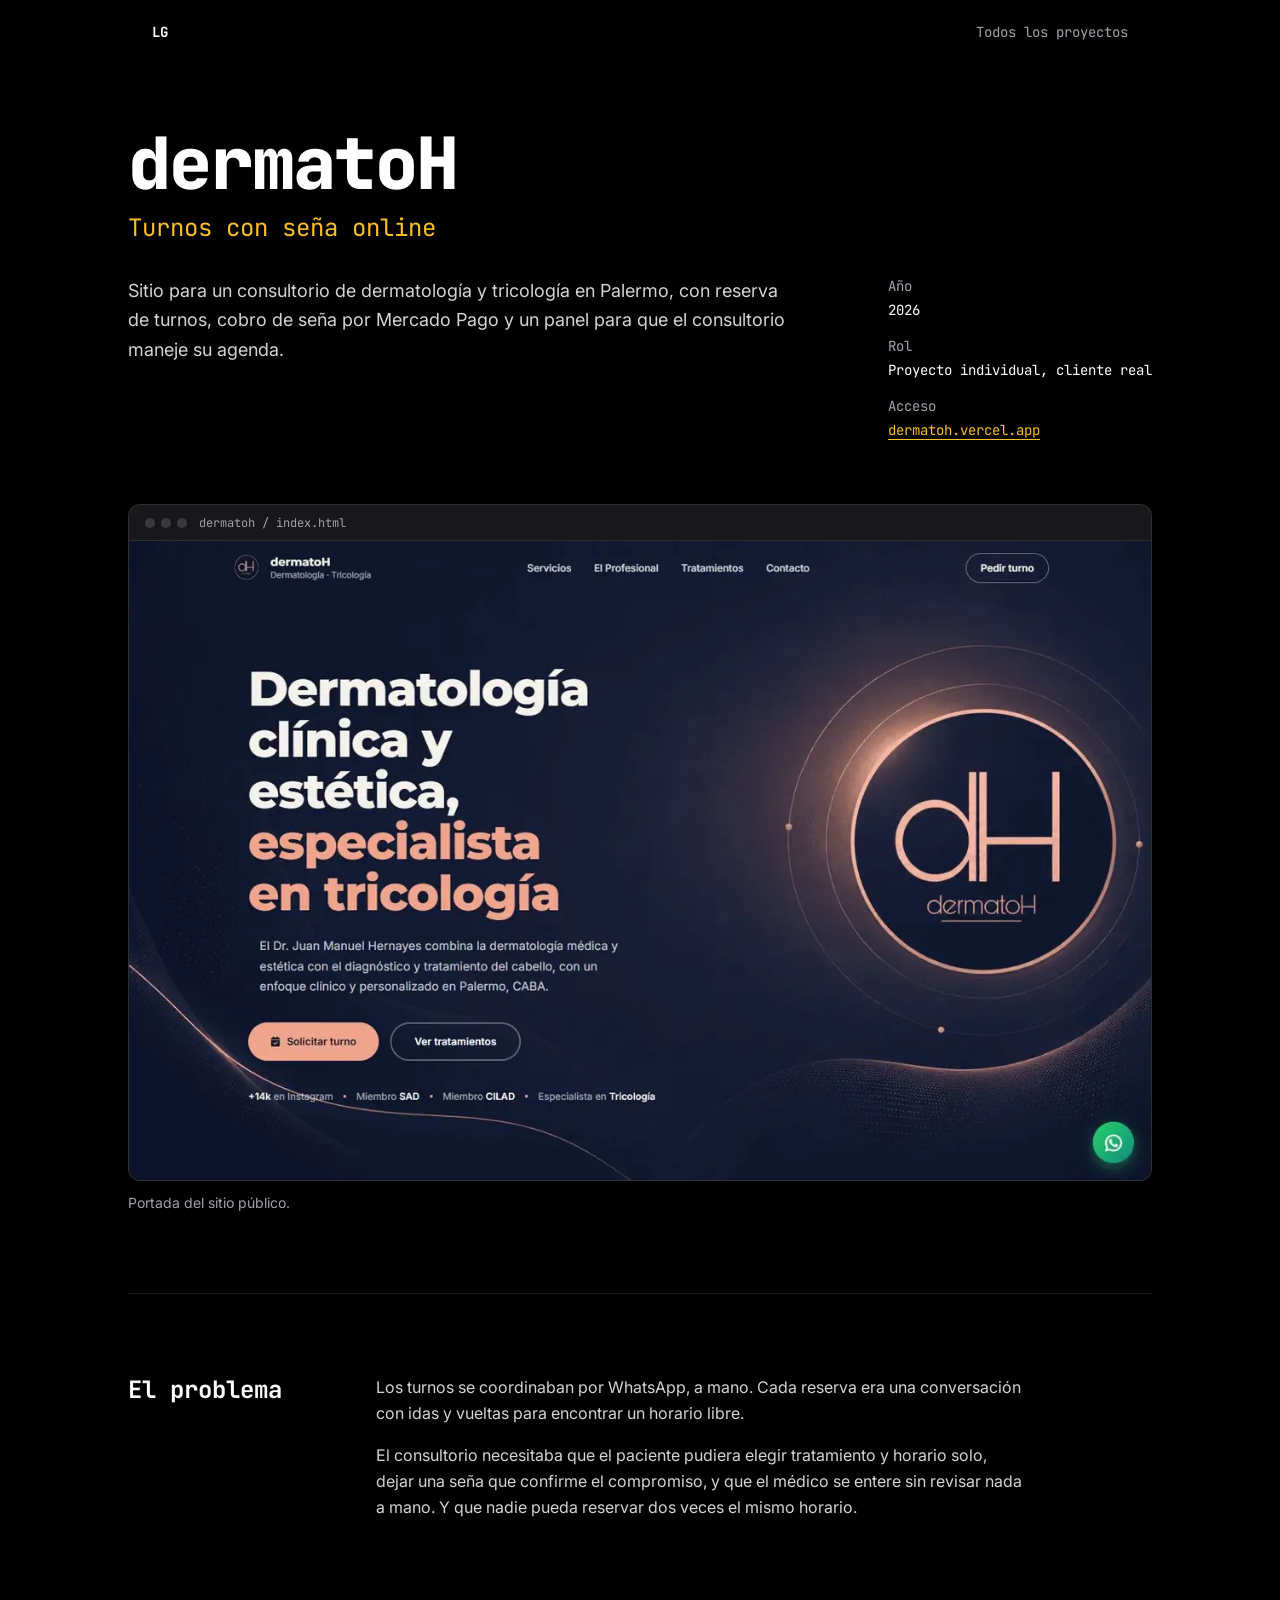
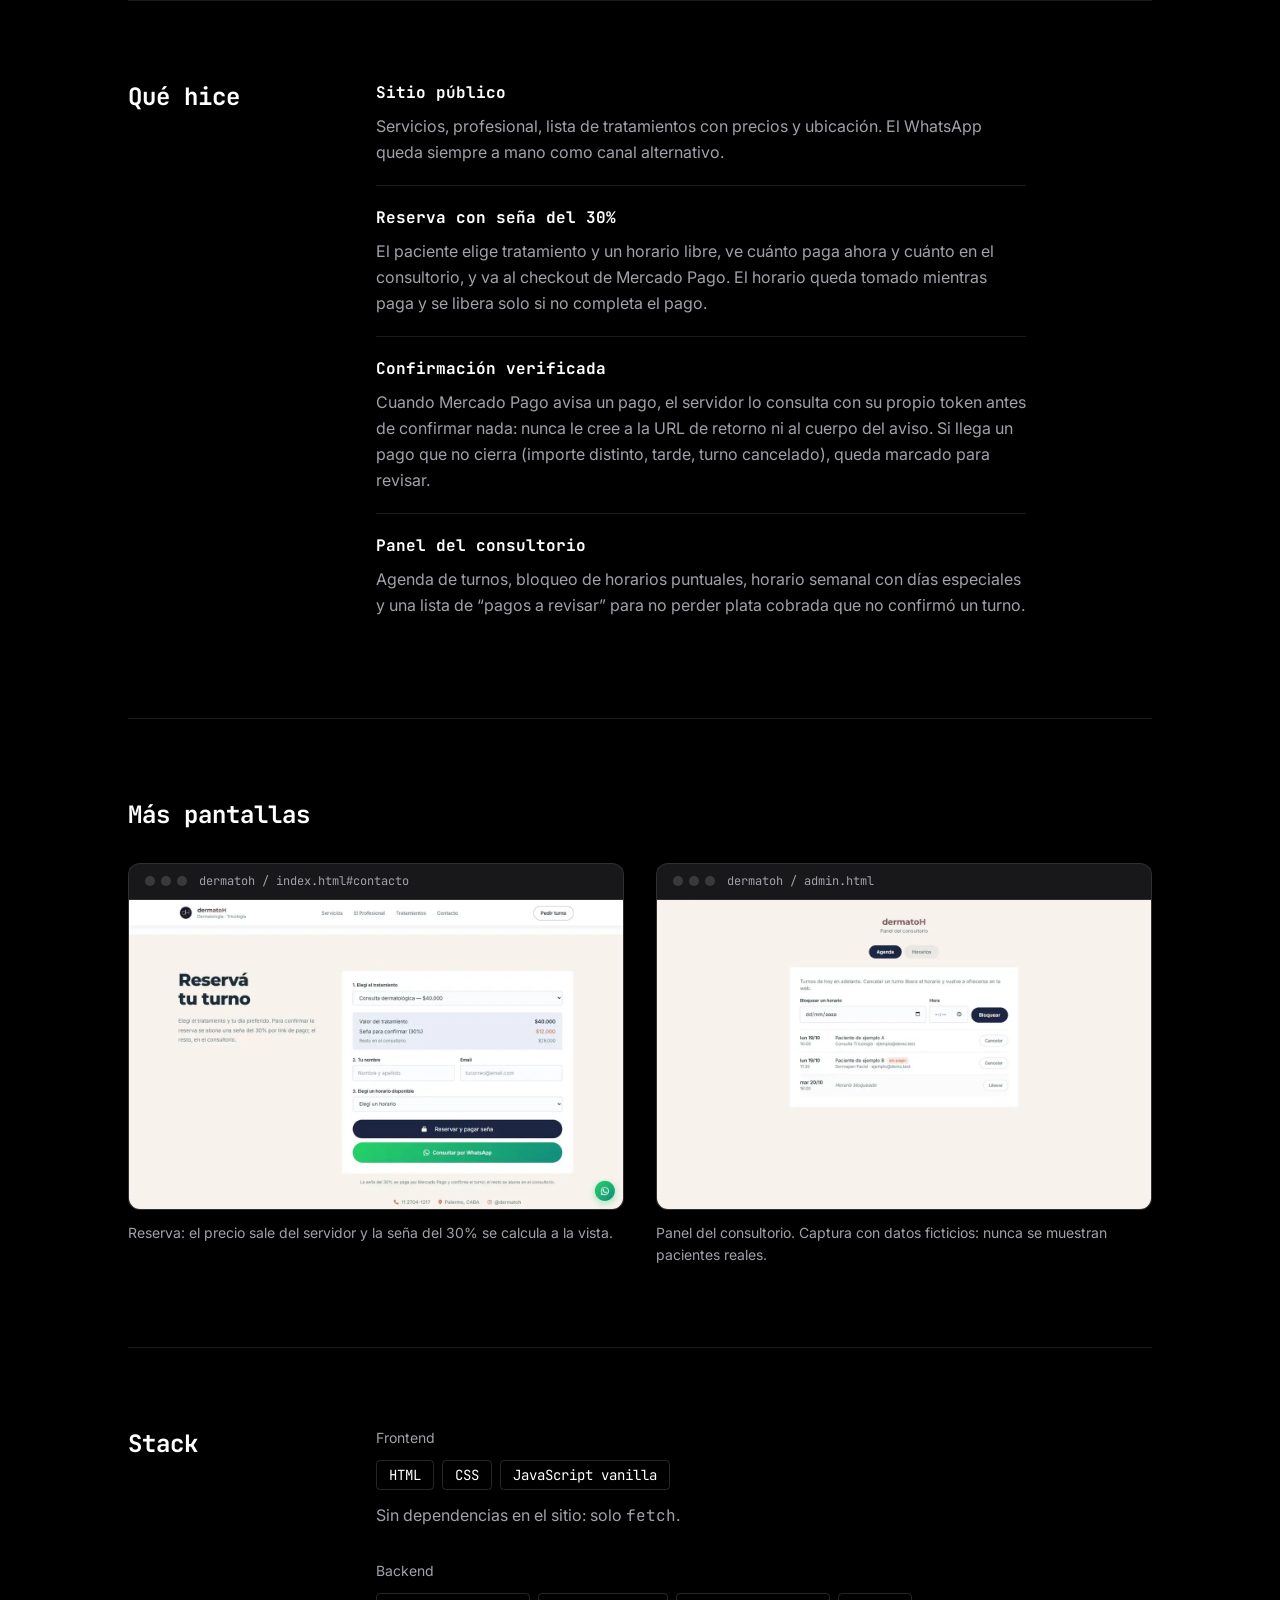
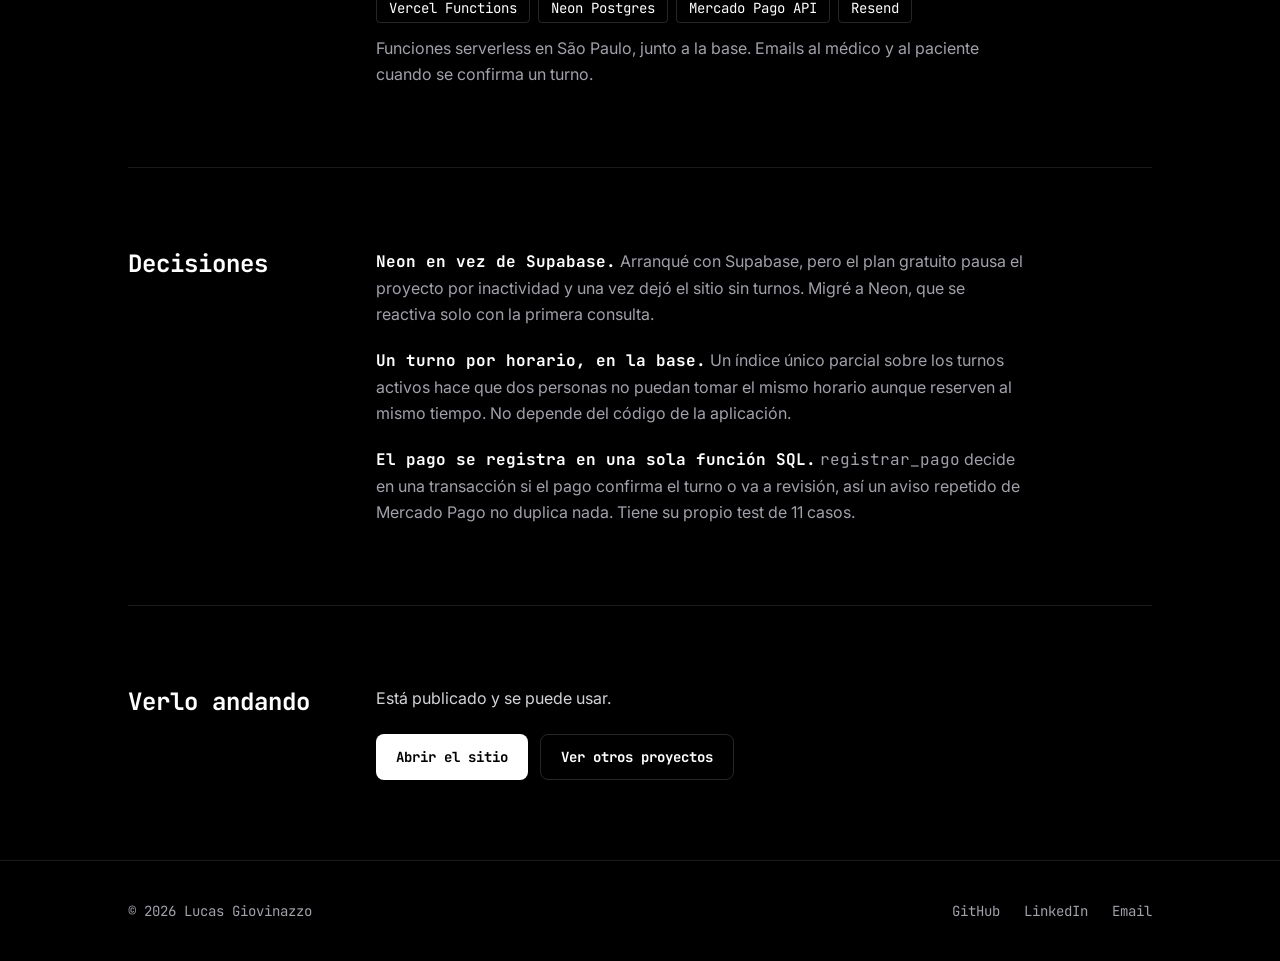
<file: proyectos/dermatoh.html>
<!DOCTYPE html>
<html lang="es" class="scroll-smooth">
<head>
    <meta charset="UTF-8">
    <meta name="viewport" content="width=device-width, initial-scale=1.0">
    <meta name="description" content="Caso de estudio: sitio y sistema de turnos con seña por Mercado Pago para un consultorio de dermatología.">
    <link rel="icon" href="data:image/svg+xml,%3Csvg xmlns=%27http://www.w3.org/2000/svg%27 viewBox=%270 0 32 32%27%3E%3Crect width=%2732%27 height=%2732%27 rx=%276%27 fill=%27%23000%27/%3E%3Ctext x=%2716%27 y=%2722%27 font-family=%27monospace%27 font-size=%2716%27 font-weight=%27700%27 fill=%27%23F59E0B%27 text-anchor=%27middle%27%3ELG%3C/text%3E%3C/svg%3E">
    <title>dermatoH - Caso de estudio</title>

    <link rel="preconnect" href="https://fonts.googleapis.com">
    <link rel="preconnect" href="https://fonts.gstatic.com" crossorigin>
    <link href="https://fonts.googleapis.com/css2?family=Inter:wght@400;500;600&family=JetBrains+Mono:wght@500;700;800&display=swap" rel="stylesheet" media="print" onload="this.media='all'">
    <noscript><link href="https://fonts.googleapis.com/css2?family=Inter:wght@400;500;600&family=JetBrains+Mono:wght@500;700;800&display=swap" rel="stylesheet"></noscript>
    <link rel="stylesheet" href="../css/tw.css">
    <style>
        body { font-family: 'Inter', sans-serif; }
        .glow { background: radial-gradient(60% 55% at 50% 45%, rgba(245,158,11,.16), transparent 70%); }
        :focus-visible { outline: 2px solid #F59E0B; outline-offset: 3px; }
    </style>
</head>
<body class="bg-black text-white antialiased overflow-x-hidden">
    <nav class="max-w-5xl mx-auto px-6 h-16 flex items-center justify-between font-mono text-sm">
        <a href="../index.html" class="font-bold hover:text-amber-500 transition-colors" aria-label="Inicio">LG</a>
        <a href="../index.html#proyectos" class="text-zinc-400 hover:text-white transition-colors">Todos los proyectos</a>
    </nav>

    <header class="px-6 pt-10 md:pt-16">
        <div class="max-w-5xl mx-auto">
            <h1 class="font-mono font-extrabold tracking-tight text-5xl md:text-7xl break-words">dermatoH</h1>
            <p class="font-mono text-xl md:text-2xl text-amber-400 mt-3">Turnos con seña online</p>
            <div class="mt-8 md:grid md:grid-cols-[1fr_auto] md:gap-16 items-start">
                <p class="text-lg text-zinc-300 leading-relaxed max-w-[60ch]">Sitio para un consultorio de dermatología y tricología en Palermo, con reserva de turnos, cobro de seña por Mercado Pago y un panel para que el consultorio maneje su agenda.</p>
                <dl class="mt-8 md:mt-0 grid grid-cols-2 sm:grid-cols-3 md:grid-cols-1 gap-4 font-mono text-sm">
                <div><dt class="text-zinc-400">Año</dt><dd class="mt-1 [overflow-wrap:anywhere]">2026</dd></div>
                <div><dt class="text-zinc-400">Rol</dt><dd class="mt-1 [overflow-wrap:anywhere]">Proyecto individual, cliente real</dd></div>
                <div><dt class="text-zinc-400">Acceso</dt><dd class="mt-1 [overflow-wrap:anywhere]"><a href="https://dermatoh.vercel.app" target="_blank" rel="noopener" class="text-amber-400 hover:text-amber-300 underline underline-offset-4">dermatoh.vercel.app</a></dd></div>
                </dl>
            </div>
            <figure class="relative mt-12 md:mt-16">
                <div class="glow absolute -inset-x-6 -inset-y-16 pointer-events-none" aria-hidden="true"></div>
                <div class="relative">
                    <div class="rounded-xl border border-white/10 bg-zinc-900 overflow-hidden">
                        <div class="flex items-center gap-3 px-4 h-9 border-b border-white/10 font-mono text-xs text-zinc-400">
                            <span class="flex gap-1.5 shrink-0" aria-hidden="true"><i class="block w-2.5 h-2.5 rounded-full bg-white/15"></i><i class="block w-2.5 h-2.5 rounded-full bg-white/15"></i><i class="block w-2.5 h-2.5 rounded-full bg-white/15"></i></span>
                            <span class="truncate">dermatoh / index.html</span>
                        </div>
                        <img src="../images/proyectos/dermatoh-home.webp" width="1200" height="750" fetchpriority="high" alt="Portada del sitio de dermatoH" class="block w-full h-auto">
                    </div>
                </div>
                <figcaption class="relative text-sm text-zinc-400 mt-3">Portada del sitio público.</figcaption>
            </figure>
        </div>
    </header>

    <main class="px-6 mt-14 md:mt-20">
        <div class="max-w-5xl mx-auto">

            <section class="md:grid md:grid-cols-[13rem_1fr] md:gap-10 py-14 md:py-20 border-t border-white/10">
                <h2 class="font-mono text-xl md:text-2xl font-bold mb-6 md:mb-0">El problema</h2>
                <div class="max-w-[65ch]">
                    <div class="space-y-4 text-zinc-300 leading-relaxed">
                    <p>Los turnos se coordinaban por WhatsApp, a mano. Cada reserva era una conversación con idas y vueltas para encontrar un horario libre.</p>
                    <p>El consultorio necesitaba que el paciente pudiera elegir tratamiento y horario solo, dejar una seña que confirme el compromiso, y que el médico se entere sin revisar nada a mano. Y que nadie pueda reservar dos veces el mismo horario.</p>
                    </div>
                </div>
            </section>


            <section class="md:grid md:grid-cols-[13rem_1fr] md:gap-10 py-14 md:py-20 border-t border-white/10">
                <h2 class="font-mono text-xl md:text-2xl font-bold mb-6 md:mb-0">Qué hice</h2>
                <div class="max-w-[65ch]">
                    <dl>
                        <div class="py-5 first:pt-0 border-b border-white/10 last:border-0">
                            <dt class="font-mono font-bold">Sitio público</dt>
                            <dd class="mt-2 text-zinc-400 leading-relaxed">Servicios, profesional, lista de tratamientos con precios y ubicación. El WhatsApp queda siempre a mano como canal alternativo.</dd>
                        </div>
                        <div class="py-5 first:pt-0 border-b border-white/10 last:border-0">
                            <dt class="font-mono font-bold">Reserva con seña del 30%</dt>
                            <dd class="mt-2 text-zinc-400 leading-relaxed">El paciente elige tratamiento y un horario libre, ve cuánto paga ahora y cuánto en el consultorio, y va al checkout de Mercado Pago. El horario queda tomado mientras paga y se libera solo si no completa el pago.</dd>
                        </div>
                        <div class="py-5 first:pt-0 border-b border-white/10 last:border-0">
                            <dt class="font-mono font-bold">Confirmación verificada</dt>
                            <dd class="mt-2 text-zinc-400 leading-relaxed">Cuando Mercado Pago avisa un pago, el servidor lo consulta con su propio token antes de confirmar nada: nunca le cree a la URL de retorno ni al cuerpo del aviso. Si llega un pago que no cierra (importe distinto, tarde, turno cancelado), queda marcado para revisar.</dd>
                        </div>
                        <div class="py-5 first:pt-0 border-b border-white/10 last:border-0">
                            <dt class="font-mono font-bold">Panel del consultorio</dt>
                            <dd class="mt-2 text-zinc-400 leading-relaxed">Agenda de turnos, bloqueo de horarios puntuales, horario semanal con días especiales y una lista de “pagos a revisar” para no perder plata cobrada que no confirmó un turno.</dd>
                        </div>
                    </dl>
                </div>
            </section>


            <section class="py-14 md:py-20 border-t border-white/10">
                <h2 class="font-mono text-xl md:text-2xl font-bold mb-8">Más pantallas</h2>
                <div class="grid grid-cols-1 md:grid-cols-2 gap-8 items-start">
                    <figure class="min-w-0">
                    <div class="rounded-xl border border-white/10 bg-zinc-900 overflow-hidden">
                        <div class="flex items-center gap-3 px-4 h-9 border-b border-white/10 font-mono text-xs text-zinc-400">
                            <span class="flex gap-1.5 shrink-0" aria-hidden="true"><i class="block w-2.5 h-2.5 rounded-full bg-white/15"></i><i class="block w-2.5 h-2.5 rounded-full bg-white/15"></i><i class="block w-2.5 h-2.5 rounded-full bg-white/15"></i></span>
                            <span class="truncate">dermatoh / index.html#contacto</span>
                        </div>
                        <img src="../images/proyectos/dermatoh-turnos.webp" width="1200" height="750" loading="lazy" alt="Formulario de reserva de turno con el cálculo de la seña" class="block w-full h-auto">
                    </div>
                        <figcaption class="text-sm text-zinc-400 mt-3 leading-relaxed">Reserva: el precio sale del servidor y la seña del 30% se calcula a la vista.</figcaption>
                    </figure>
                    <figure class="min-w-0">
                    <div class="rounded-xl border border-white/10 bg-zinc-900 overflow-hidden">
                        <div class="flex items-center gap-3 px-4 h-9 border-b border-white/10 font-mono text-xs text-zinc-400">
                            <span class="flex gap-1.5 shrink-0" aria-hidden="true"><i class="block w-2.5 h-2.5 rounded-full bg-white/15"></i><i class="block w-2.5 h-2.5 rounded-full bg-white/15"></i><i class="block w-2.5 h-2.5 rounded-full bg-white/15"></i></span>
                            <span class="truncate">dermatoh / admin.html</span>
                        </div>
                        <img src="../images/proyectos/dermatoh-panel.webp" width="1200" height="750" loading="lazy" alt="Panel del consultorio con la agenda de turnos" class="block w-full h-auto">
                    </div>
                        <figcaption class="text-sm text-zinc-400 mt-3 leading-relaxed">Panel del consultorio. Captura con datos ficticios: nunca se muestran pacientes reales.</figcaption>
                    </figure>
                </div>
            </section>


            <section class="md:grid md:grid-cols-[13rem_1fr] md:gap-10 py-14 md:py-20 border-t border-white/10">
                <h2 class="font-mono text-xl md:text-2xl font-bold mb-6 md:mb-0">Stack</h2>
                <div class="max-w-[65ch]">
                    <div class="space-y-8">
                    <div>
                        <h3 class="text-zinc-400 text-sm mb-3">Frontend</h3>
                        <ul class="flex flex-wrap gap-2 font-mono text-sm">
                            <li class="px-3 py-1 border border-white/15 rounded">HTML</li> <li class="px-3 py-1 border border-white/15 rounded">CSS</li> <li class="px-3 py-1 border border-white/15 rounded">JavaScript vanilla</li>
                        </ul>
                        <p class="text-zinc-400 mt-3 leading-relaxed">Sin dependencias en el sitio: solo <code>fetch</code>.</p>
                    </div>
                    <div>
                        <h3 class="text-zinc-400 text-sm mb-3">Backend</h3>
                        <ul class="flex flex-wrap gap-2 font-mono text-sm">
                            <li class="px-3 py-1 border border-white/15 rounded">Vercel Functions</li> <li class="px-3 py-1 border border-white/15 rounded">Neon Postgres</li> <li class="px-3 py-1 border border-white/15 rounded">Mercado Pago API</li> <li class="px-3 py-1 border border-white/15 rounded">Resend</li>
                        </ul>
                        <p class="text-zinc-400 mt-3 leading-relaxed">Funciones serverless en São Paulo, junto a la base. Emails al médico y al paciente cuando se confirma un turno.</p>
                    </div>
                    </div>
                </div>
            </section>


            <section class="md:grid md:grid-cols-[13rem_1fr] md:gap-10 py-14 md:py-20 border-t border-white/10">
                <h2 class="font-mono text-xl md:text-2xl font-bold mb-6 md:mb-0">Decisiones</h2>
                <div class="max-w-[65ch]">
                    <div class="space-y-5 text-zinc-400 leading-relaxed">
                    <p><strong class="font-mono text-white">Neon en vez de Supabase.</strong> Arranqué con Supabase, pero el plan gratuito pausa el proyecto por inactividad y una vez dejó el sitio sin turnos. Migré a Neon, que se reactiva solo con la primera consulta.</p>
                    <p><strong class="font-mono text-white">Un turno por horario, en la base.</strong> Un índice único parcial sobre los turnos activos hace que dos personas no puedan tomar el mismo horario aunque reserven al mismo tiempo. No depende del código de la aplicación.</p>
                    <p><strong class="font-mono text-white">El pago se registra en una sola función SQL.</strong> <code>registrar_pago</code> decide en una transacción si el pago confirma el turno o va a revisión, así un aviso repetido de Mercado Pago no duplica nada. Tiene su propio test de 11 casos.</p>
                    </div>
                </div>
            </section>

            <section class="py-14 md:py-20 border-t border-white/10 md:grid md:grid-cols-[13rem_1fr] md:gap-10">
                <h2 class="font-mono text-xl md:text-2xl font-bold mb-4 md:mb-0">Verlo andando</h2>
                <div>
                    <p class="text-zinc-300 mb-6">Está publicado y se puede usar.</p>
                    <div class="flex flex-wrap gap-3">
                        <a href="https://dermatoh.vercel.app" target="_blank" rel="noopener" class="inline-flex items-center px-5 py-3 rounded-lg font-mono text-sm font-bold transition-colors bg-white text-black hover:bg-amber-400">Abrir el sitio</a>
                        <a href="../index.html#proyectos" class="inline-flex items-center px-5 py-3 rounded-lg font-mono text-sm font-bold transition-colors border border-white/15 hover:border-white/40">Ver otros proyectos</a>
                    </div>
                </div>
            </section>
        </div>
    </main>

    <footer class="border-t border-white/10 py-10 px-6 font-mono text-sm">
        <div class="max-w-5xl mx-auto flex flex-col md:flex-row justify-between items-center gap-6">
            <p class="text-zinc-400">© 2026 Lucas Giovinazzo</p>
            <div class="flex items-center gap-6">
                <a href="https://github.com/lucasgiovinazzo" target="_blank" rel="noopener" class="text-zinc-400 hover:text-white transition-colors">GitHub</a>
                <a href="https://www.linkedin.com/in/lucas-giovinazzo-920b4b275/" target="_blank" rel="noopener" class="text-zinc-400 hover:text-white transition-colors">LinkedIn</a>
                <a href="mailto:lucas.giovinazzo@hotmail.com" class="text-zinc-400 hover:text-white transition-colors">Email</a>
            </div>
        </div>
    </footer>
</body>
</html>
</file>
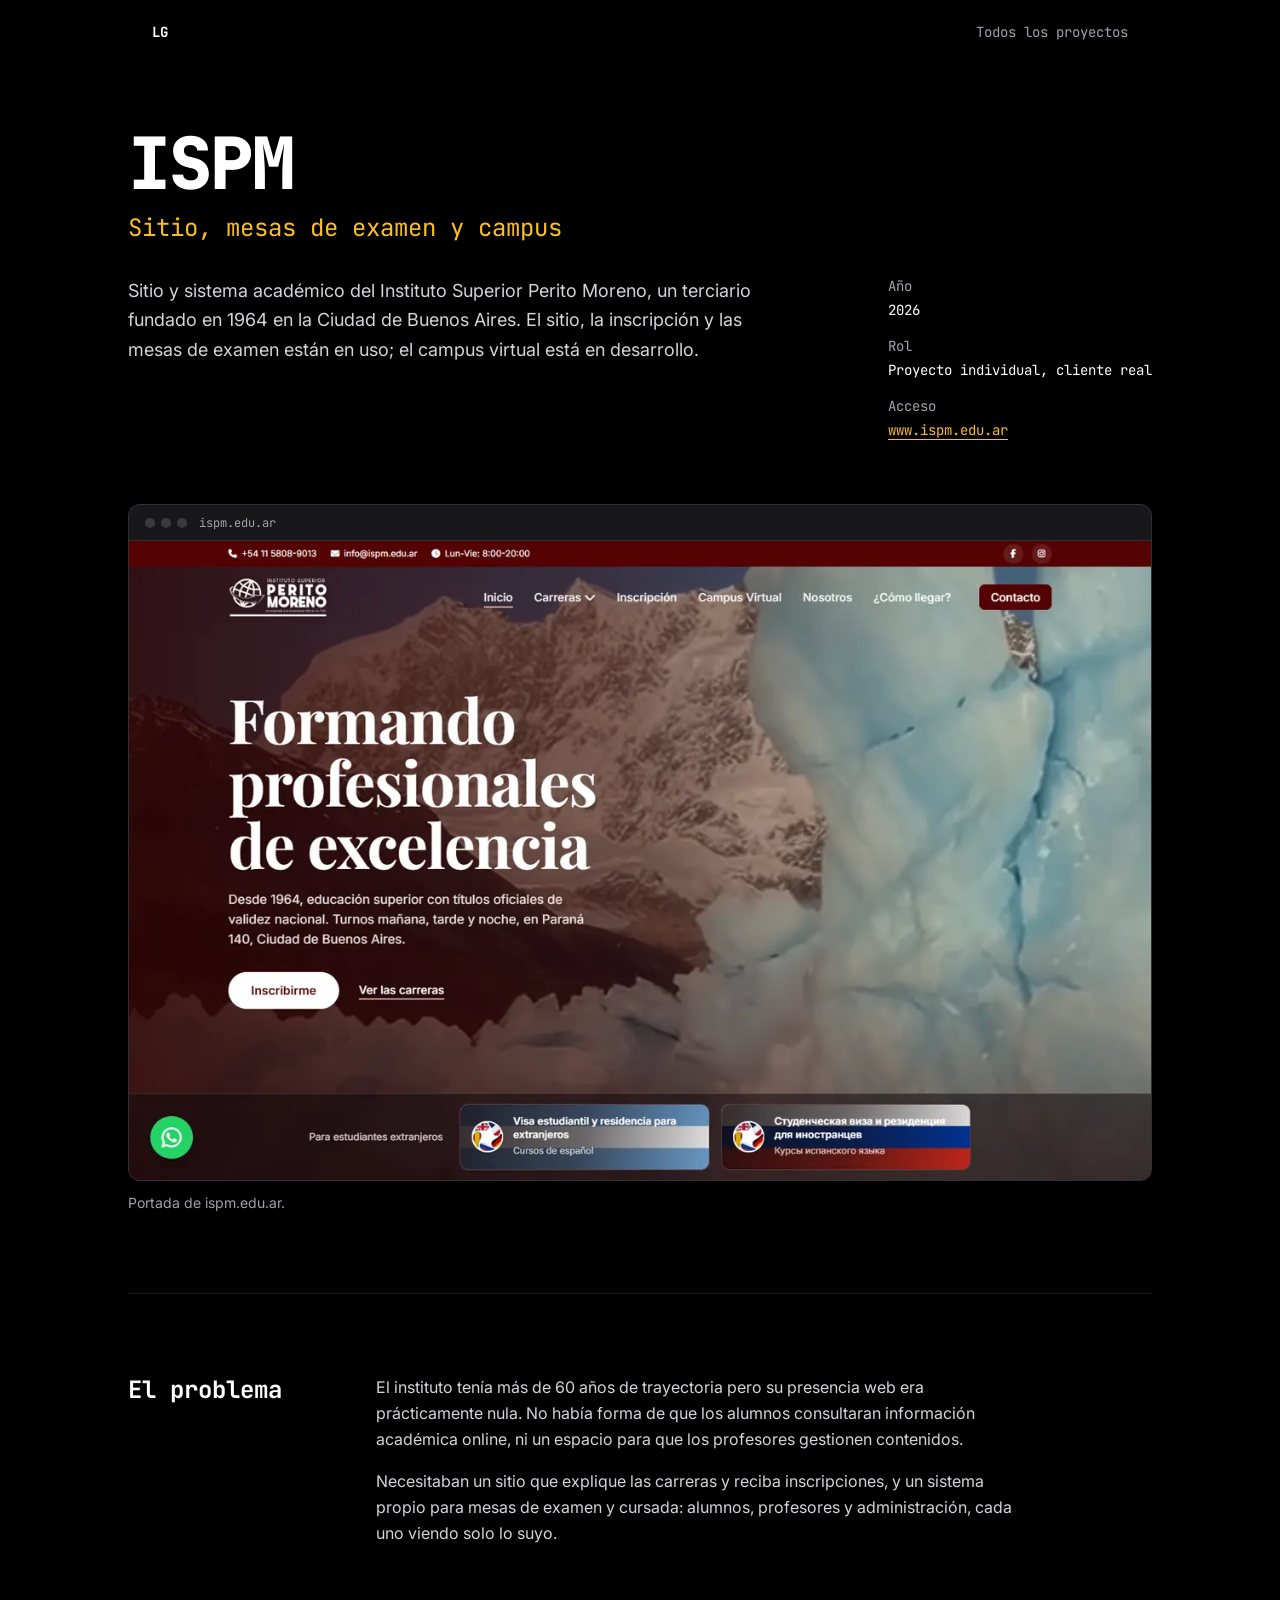
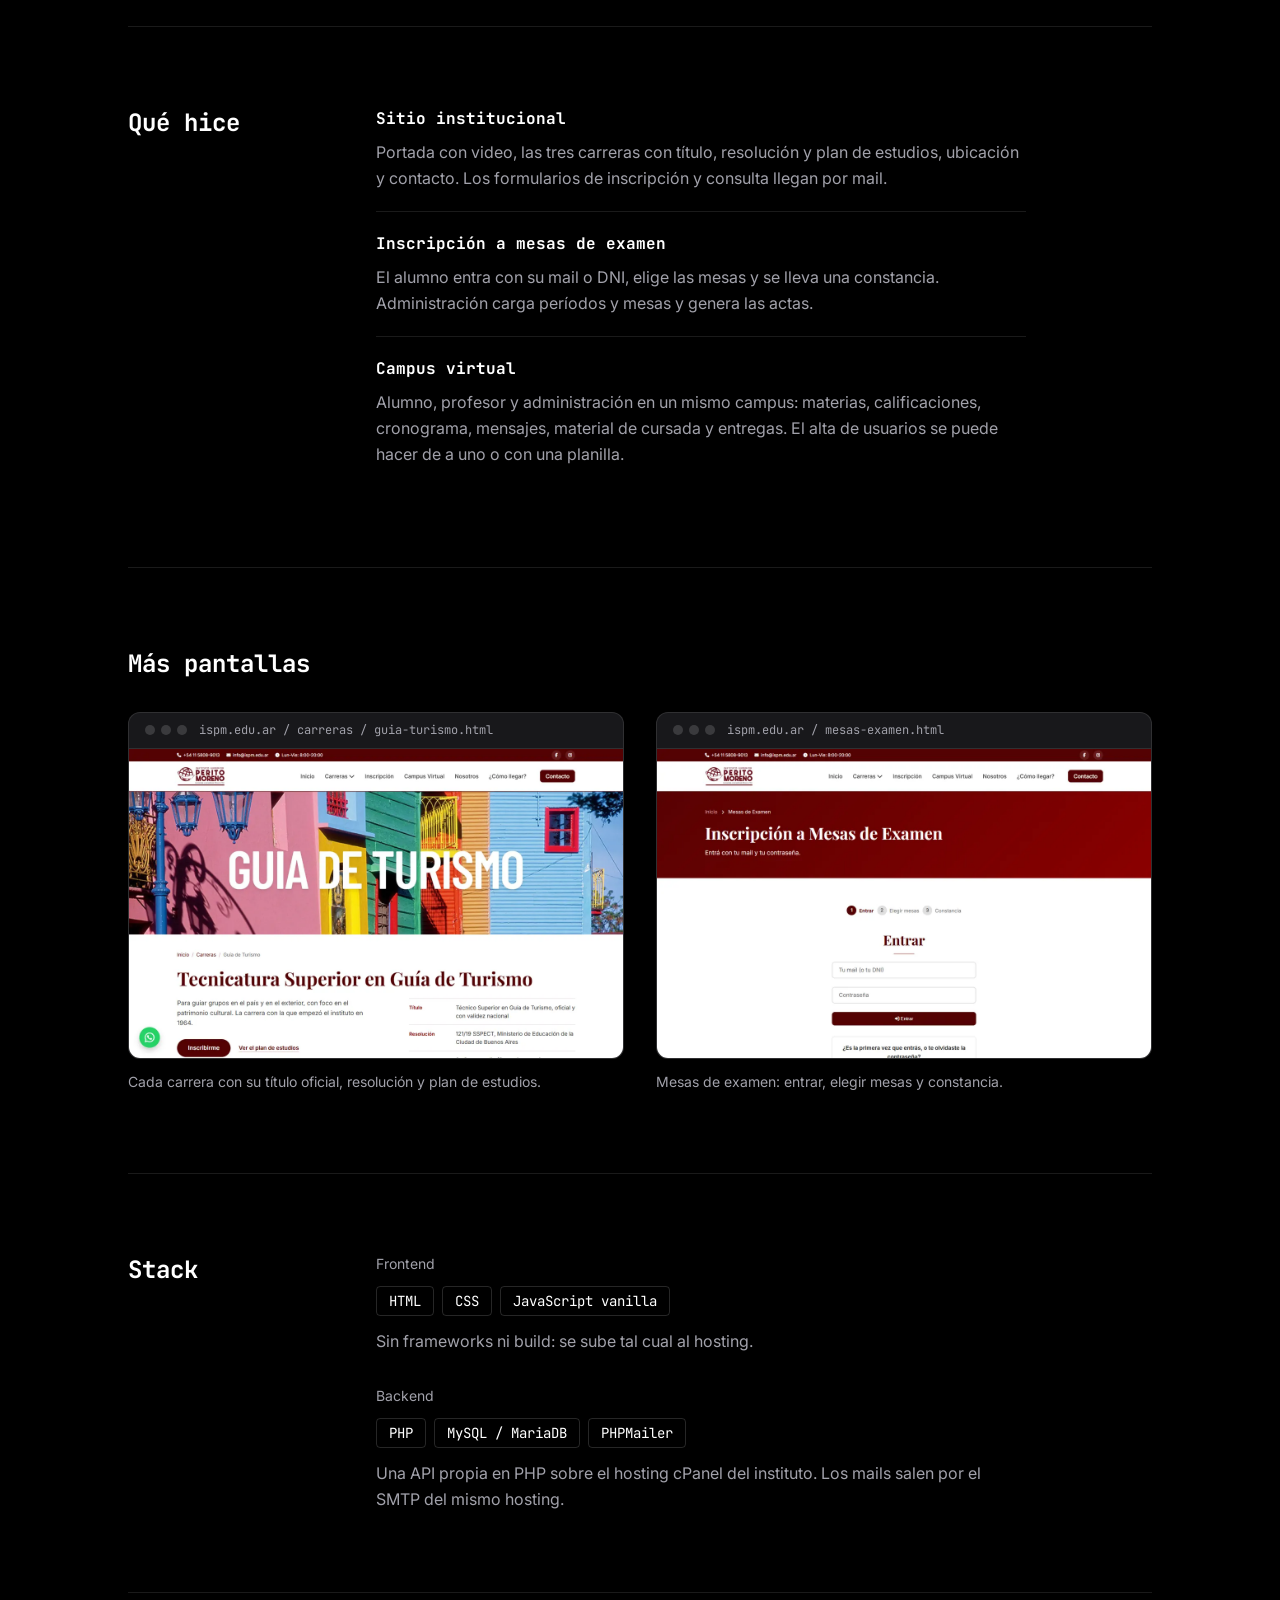
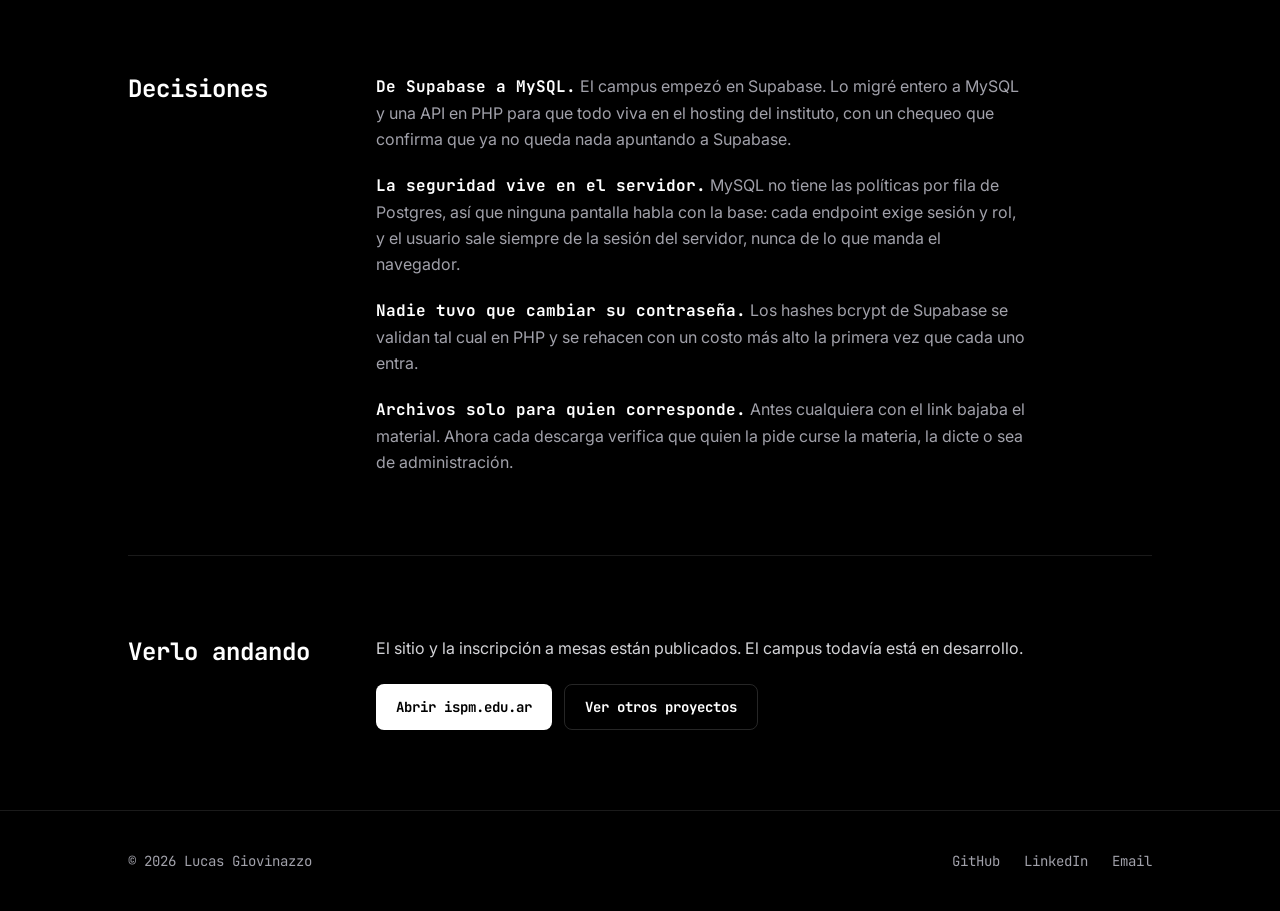
<file: proyectos/ispm.html>
<!DOCTYPE html>
<html lang="es" class="scroll-smooth">
<head>
    <meta charset="UTF-8">
    <meta name="viewport" content="width=device-width, initial-scale=1.0">
    <meta name="description" content="Caso de estudio: sitio institucional, inscripción a mesas de examen y campus virtual del Instituto Superior Perito Moreno.">
    <link rel="icon" href="data:image/svg+xml,%3Csvg xmlns=%27http://www.w3.org/2000/svg%27 viewBox=%270 0 32 32%27%3E%3Crect width=%2732%27 height=%2732%27 rx=%276%27 fill=%27%23000%27/%3E%3Ctext x=%2716%27 y=%2722%27 font-family=%27monospace%27 font-size=%2716%27 font-weight=%27700%27 fill=%27%23F59E0B%27 text-anchor=%27middle%27%3ELG%3C/text%3E%3C/svg%3E">
    <title>ISPM - Caso de estudio</title>

    <link rel="preconnect" href="https://fonts.googleapis.com">
    <link rel="preconnect" href="https://fonts.gstatic.com" crossorigin>
    <link href="https://fonts.googleapis.com/css2?family=Inter:wght@400;500;600&family=JetBrains+Mono:wght@500;700;800&display=swap" rel="stylesheet" media="print" onload="this.media='all'">
    <noscript><link href="https://fonts.googleapis.com/css2?family=Inter:wght@400;500;600&family=JetBrains+Mono:wght@500;700;800&display=swap" rel="stylesheet"></noscript>
    <link rel="stylesheet" href="../css/tw.css">
    <style>
        body { font-family: 'Inter', sans-serif; }
        .glow { background: radial-gradient(60% 55% at 50% 45%, rgba(245,158,11,.16), transparent 70%); }
        :focus-visible { outline: 2px solid #F59E0B; outline-offset: 3px; }
    </style>
</head>
<body class="bg-black text-white antialiased overflow-x-hidden">
    <nav class="max-w-5xl mx-auto px-6 h-16 flex items-center justify-between font-mono text-sm">
        <a href="../index.html" class="font-bold hover:text-amber-500 transition-colors" aria-label="Inicio">LG</a>
        <a href="../index.html#proyectos" class="text-zinc-400 hover:text-white transition-colors">Todos los proyectos</a>
    </nav>

    <header class="px-6 pt-10 md:pt-16">
        <div class="max-w-5xl mx-auto">
            <h1 class="font-mono font-extrabold tracking-tight text-5xl md:text-7xl break-words">ISPM</h1>
            <p class="font-mono text-xl md:text-2xl text-amber-400 mt-3">Sitio, mesas de examen y campus</p>
            <div class="mt-8 md:grid md:grid-cols-[1fr_auto] md:gap-16 items-start">
                <p class="text-lg text-zinc-300 leading-relaxed max-w-[60ch]">Sitio y sistema académico del Instituto Superior Perito Moreno, un terciario fundado en 1964 en la Ciudad de Buenos Aires. El sitio, la inscripción y las mesas de examen están en uso; el campus virtual está en desarrollo.</p>
                <dl class="mt-8 md:mt-0 grid grid-cols-2 sm:grid-cols-3 md:grid-cols-1 gap-4 font-mono text-sm">
                <div><dt class="text-zinc-400">Año</dt><dd class="mt-1 [overflow-wrap:anywhere]">2026</dd></div>
                <div><dt class="text-zinc-400">Rol</dt><dd class="mt-1 [overflow-wrap:anywhere]">Proyecto individual, cliente real</dd></div>
                <div><dt class="text-zinc-400">Acceso</dt><dd class="mt-1 [overflow-wrap:anywhere]"><a href="https://www.ispm.edu.ar" target="_blank" rel="noopener" class="text-amber-400 hover:text-amber-300 underline underline-offset-4">www.ispm.edu.ar</a></dd></div>
                </dl>
            </div>
            <figure class="relative mt-12 md:mt-16">
                <div class="glow absolute -inset-x-6 -inset-y-16 pointer-events-none" aria-hidden="true"></div>
                <div class="relative">
                    <div class="rounded-xl border border-white/10 bg-zinc-900 overflow-hidden">
                        <div class="flex items-center gap-3 px-4 h-9 border-b border-white/10 font-mono text-xs text-zinc-400">
                            <span class="flex gap-1.5 shrink-0" aria-hidden="true"><i class="block w-2.5 h-2.5 rounded-full bg-white/15"></i><i class="block w-2.5 h-2.5 rounded-full bg-white/15"></i><i class="block w-2.5 h-2.5 rounded-full bg-white/15"></i></span>
                            <span class="truncate">ispm.edu.ar</span>
                        </div>
                        <img src="../images/proyectos/ispm-home.webp" width="1200" height="750" fetchpriority="high" alt="Portada del sitio del Instituto Superior Perito Moreno" class="block w-full h-auto">
                    </div>
                </div>
                <figcaption class="relative text-sm text-zinc-400 mt-3">Portada de ispm.edu.ar.</figcaption>
            </figure>
        </div>
    </header>

    <main class="px-6 mt-14 md:mt-20">
        <div class="max-w-5xl mx-auto">

            <section class="md:grid md:grid-cols-[13rem_1fr] md:gap-10 py-14 md:py-20 border-t border-white/10">
                <h2 class="font-mono text-xl md:text-2xl font-bold mb-6 md:mb-0">El problema</h2>
                <div class="max-w-[65ch]">
                    <div class="space-y-4 text-zinc-300 leading-relaxed">
                    <p>El instituto tenía más de 60 años de trayectoria pero su presencia web era prácticamente nula. No había forma de que los alumnos consultaran información académica online, ni un espacio para que los profesores gestionen contenidos.</p>
                    <p>Necesitaban un sitio que explique las carreras y reciba inscripciones, y un sistema propio para mesas de examen y cursada: alumnos, profesores y administración, cada uno viendo solo lo suyo.</p>
                    </div>
                </div>
            </section>


            <section class="md:grid md:grid-cols-[13rem_1fr] md:gap-10 py-14 md:py-20 border-t border-white/10">
                <h2 class="font-mono text-xl md:text-2xl font-bold mb-6 md:mb-0">Qué hice</h2>
                <div class="max-w-[65ch]">
                    <dl>
                        <div class="py-5 first:pt-0 border-b border-white/10 last:border-0">
                            <dt class="font-mono font-bold">Sitio institucional</dt>
                            <dd class="mt-2 text-zinc-400 leading-relaxed">Portada con video, las tres carreras con título, resolución y plan de estudios, ubicación y contacto. Los formularios de inscripción y consulta llegan por mail.</dd>
                        </div>
                        <div class="py-5 first:pt-0 border-b border-white/10 last:border-0">
                            <dt class="font-mono font-bold">Inscripción a mesas de examen</dt>
                            <dd class="mt-2 text-zinc-400 leading-relaxed">El alumno entra con su mail o DNI, elige las mesas y se lleva una constancia. Administración carga períodos y mesas y genera las actas.</dd>
                        </div>
                        <div class="py-5 first:pt-0 border-b border-white/10 last:border-0">
                            <dt class="font-mono font-bold">Campus virtual</dt>
                            <dd class="mt-2 text-zinc-400 leading-relaxed">Alumno, profesor y administración en un mismo campus: materias, calificaciones, cronograma, mensajes, material de cursada y entregas. El alta de usuarios se puede hacer de a uno o con una planilla.</dd>
                        </div>
                    </dl>
                </div>
            </section>


            <section class="py-14 md:py-20 border-t border-white/10">
                <h2 class="font-mono text-xl md:text-2xl font-bold mb-8">Más pantallas</h2>
                <div class="grid grid-cols-1 md:grid-cols-2 gap-8 items-start">
                    <figure class="min-w-0">
                    <div class="rounded-xl border border-white/10 bg-zinc-900 overflow-hidden">
                        <div class="flex items-center gap-3 px-4 h-9 border-b border-white/10 font-mono text-xs text-zinc-400">
                            <span class="flex gap-1.5 shrink-0" aria-hidden="true"><i class="block w-2.5 h-2.5 rounded-full bg-white/15"></i><i class="block w-2.5 h-2.5 rounded-full bg-white/15"></i><i class="block w-2.5 h-2.5 rounded-full bg-white/15"></i></span>
                            <span class="truncate">ispm.edu.ar / carreras / guia-turismo.html</span>
                        </div>
                        <img src="../images/proyectos/ispm-carrera.webp" width="1200" height="750" loading="lazy" alt="Página de la carrera Guía de Turismo con título y resolución" class="block w-full h-auto">
                    </div>
                        <figcaption class="text-sm text-zinc-400 mt-3 leading-relaxed">Cada carrera con su título oficial, resolución y plan de estudios.</figcaption>
                    </figure>
                    <figure class="min-w-0">
                    <div class="rounded-xl border border-white/10 bg-zinc-900 overflow-hidden">
                        <div class="flex items-center gap-3 px-4 h-9 border-b border-white/10 font-mono text-xs text-zinc-400">
                            <span class="flex gap-1.5 shrink-0" aria-hidden="true"><i class="block w-2.5 h-2.5 rounded-full bg-white/15"></i><i class="block w-2.5 h-2.5 rounded-full bg-white/15"></i><i class="block w-2.5 h-2.5 rounded-full bg-white/15"></i></span>
                            <span class="truncate">ispm.edu.ar / mesas-examen.html</span>
                        </div>
                        <img src="../images/proyectos/ispm-mesas.webp" width="1200" height="750" loading="lazy" alt="Inscripción a mesas de examen en tres pasos" class="block w-full h-auto">
                    </div>
                        <figcaption class="text-sm text-zinc-400 mt-3 leading-relaxed">Mesas de examen: entrar, elegir mesas y constancia.</figcaption>
                    </figure>
                </div>
            </section>


            <section class="md:grid md:grid-cols-[13rem_1fr] md:gap-10 py-14 md:py-20 border-t border-white/10">
                <h2 class="font-mono text-xl md:text-2xl font-bold mb-6 md:mb-0">Stack</h2>
                <div class="max-w-[65ch]">
                    <div class="space-y-8">
                    <div>
                        <h3 class="text-zinc-400 text-sm mb-3">Frontend</h3>
                        <ul class="flex flex-wrap gap-2 font-mono text-sm">
                            <li class="px-3 py-1 border border-white/15 rounded">HTML</li> <li class="px-3 py-1 border border-white/15 rounded">CSS</li> <li class="px-3 py-1 border border-white/15 rounded">JavaScript vanilla</li>
                        </ul>
                        <p class="text-zinc-400 mt-3 leading-relaxed">Sin frameworks ni build: se sube tal cual al hosting.</p>
                    </div>
                    <div>
                        <h3 class="text-zinc-400 text-sm mb-3">Backend</h3>
                        <ul class="flex flex-wrap gap-2 font-mono text-sm">
                            <li class="px-3 py-1 border border-white/15 rounded">PHP</li> <li class="px-3 py-1 border border-white/15 rounded">MySQL / MariaDB</li> <li class="px-3 py-1 border border-white/15 rounded">PHPMailer</li>
                        </ul>
                        <p class="text-zinc-400 mt-3 leading-relaxed">Una API propia en PHP sobre el hosting cPanel del instituto. Los mails salen por el SMTP del mismo hosting.</p>
                    </div>
                    </div>
                </div>
            </section>


            <section class="md:grid md:grid-cols-[13rem_1fr] md:gap-10 py-14 md:py-20 border-t border-white/10">
                <h2 class="font-mono text-xl md:text-2xl font-bold mb-6 md:mb-0">Decisiones</h2>
                <div class="max-w-[65ch]">
                    <div class="space-y-5 text-zinc-400 leading-relaxed">
                    <p><strong class="font-mono text-white">De Supabase a MySQL.</strong> El campus empezó en Supabase. Lo migré entero a MySQL y una API en PHP para que todo viva en el hosting del instituto, con un chequeo que confirma que ya no queda nada apuntando a Supabase.</p>
                    <p><strong class="font-mono text-white">La seguridad vive en el servidor.</strong> MySQL no tiene las políticas por fila de Postgres, así que ninguna pantalla habla con la base: cada endpoint exige sesión y rol, y el usuario sale siempre de la sesión del servidor, nunca de lo que manda el navegador.</p>
                    <p><strong class="font-mono text-white">Nadie tuvo que cambiar su contraseña.</strong> Los hashes bcrypt de Supabase se validan tal cual en PHP y se rehacen con un costo más alto la primera vez que cada uno entra.</p>
                    <p><strong class="font-mono text-white">Archivos solo para quien corresponde.</strong> Antes cualquiera con el link bajaba el material. Ahora cada descarga verifica que quien la pide curse la materia, la dicte o sea de administración.</p>
                    </div>
                </div>
            </section>

            <section class="py-14 md:py-20 border-t border-white/10 md:grid md:grid-cols-[13rem_1fr] md:gap-10">
                <h2 class="font-mono text-xl md:text-2xl font-bold mb-4 md:mb-0">Verlo andando</h2>
                <div>
                    <p class="text-zinc-300 mb-6">El sitio y la inscripción a mesas están publicados. El campus todavía está en desarrollo.</p>
                    <div class="flex flex-wrap gap-3">
                        <a href="https://www.ispm.edu.ar" target="_blank" rel="noopener" class="inline-flex items-center px-5 py-3 rounded-lg font-mono text-sm font-bold transition-colors bg-white text-black hover:bg-amber-400">Abrir ispm.edu.ar</a>
                        <a href="../index.html#proyectos" class="inline-flex items-center px-5 py-3 rounded-lg font-mono text-sm font-bold transition-colors border border-white/15 hover:border-white/40">Ver otros proyectos</a>
                    </div>
                </div>
            </section>
        </div>
    </main>

    <footer class="border-t border-white/10 py-10 px-6 font-mono text-sm">
        <div class="max-w-5xl mx-auto flex flex-col md:flex-row justify-between items-center gap-6">
            <p class="text-zinc-400">© 2026 Lucas Giovinazzo</p>
            <div class="flex items-center gap-6">
                <a href="https://github.com/lucasgiovinazzo" target="_blank" rel="noopener" class="text-zinc-400 hover:text-white transition-colors">GitHub</a>
                <a href="https://www.linkedin.com/in/lucas-giovinazzo-920b4b275/" target="_blank" rel="noopener" class="text-zinc-400 hover:text-white transition-colors">LinkedIn</a>
                <a href="mailto:lucas.giovinazzo@hotmail.com" class="text-zinc-400 hover:text-white transition-colors">Email</a>
            </div>
        </div>
    </footer>
</body>
</html>
</file>
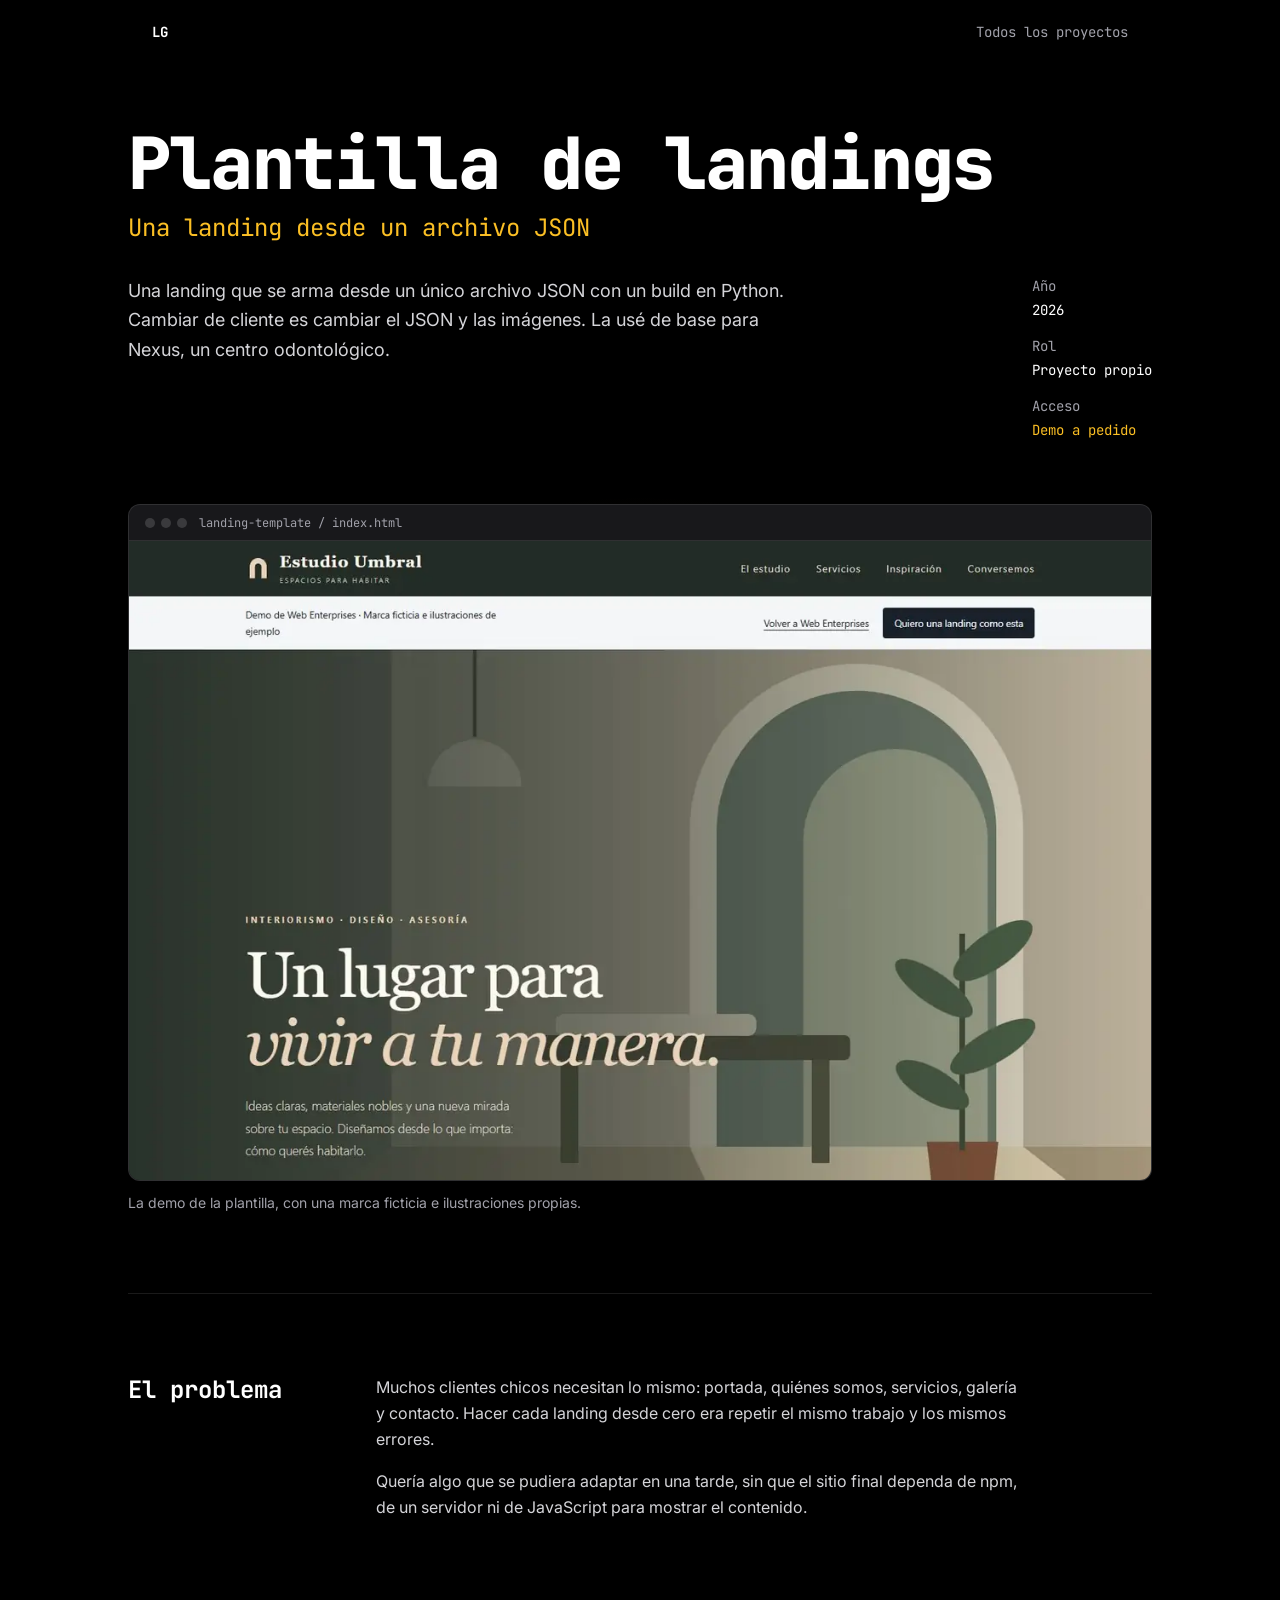
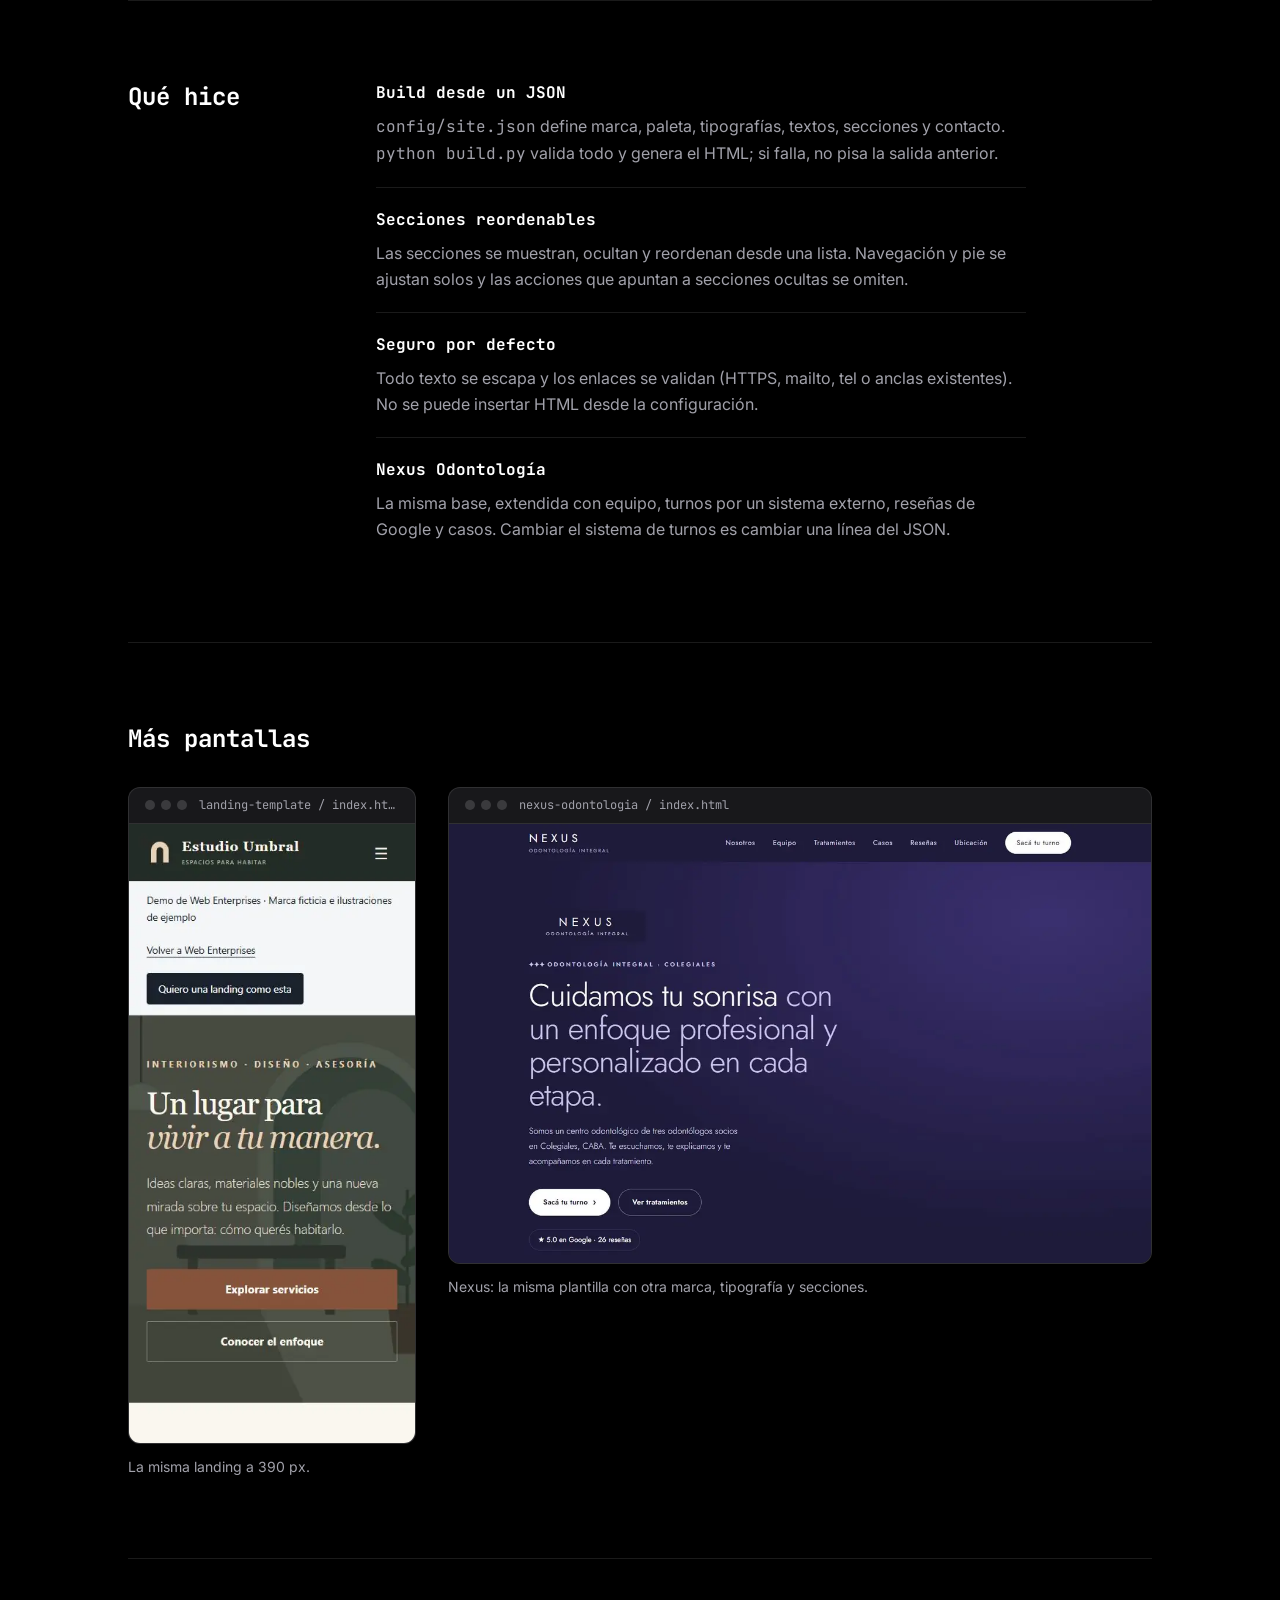
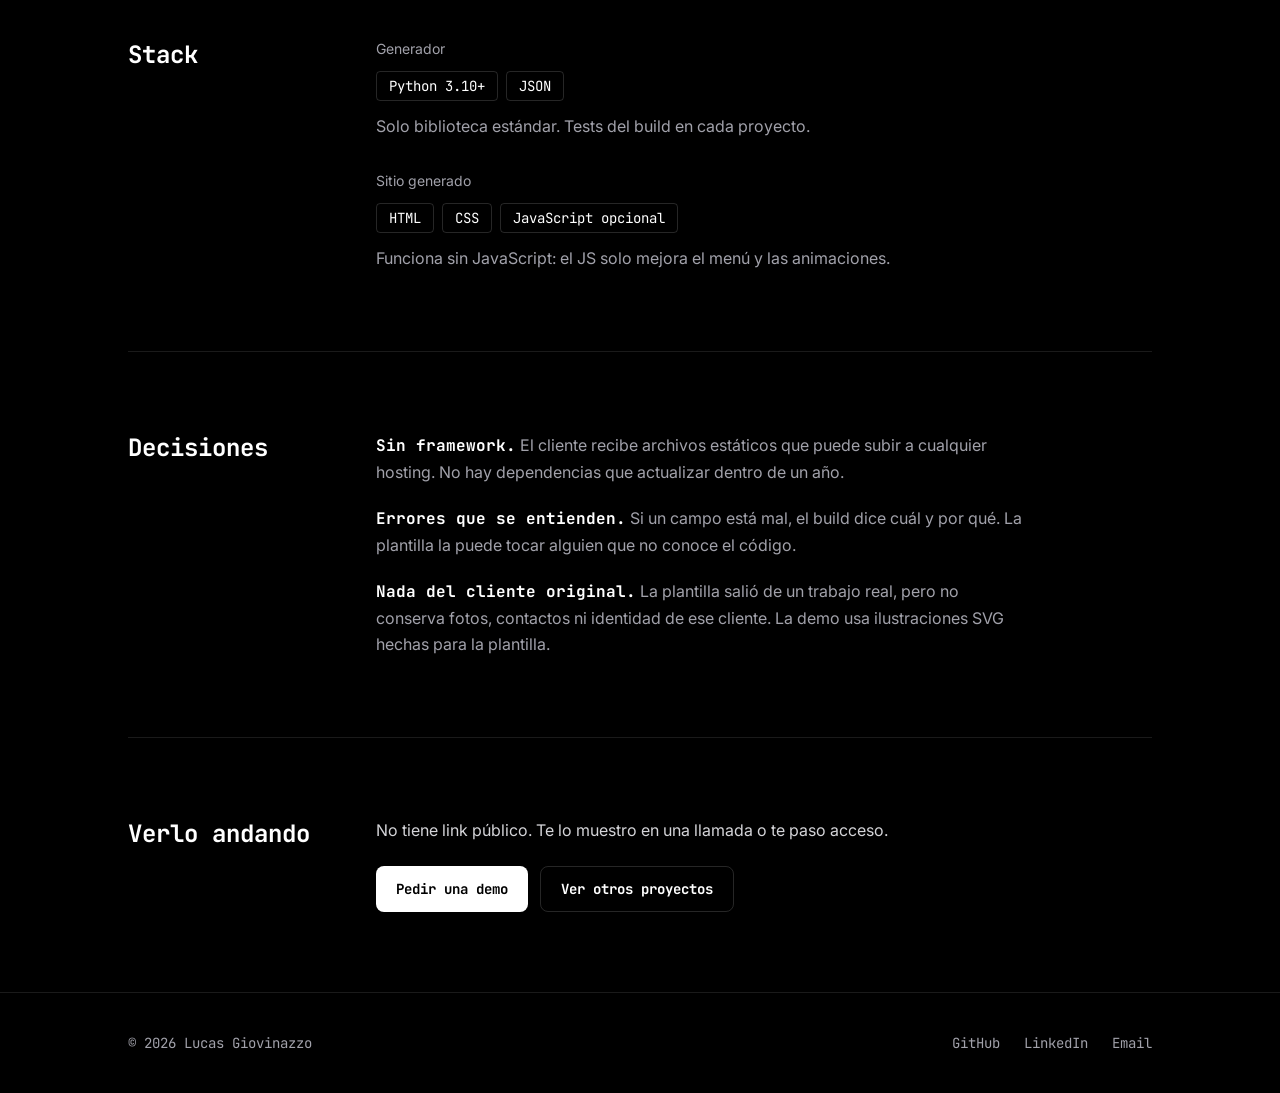
<file: proyectos/landing-template.html>
<!DOCTYPE html>
<html lang="es" class="scroll-smooth">
<head>
    <meta charset="UTF-8">
    <meta name="viewport" content="width=device-width, initial-scale=1.0">
    <meta name="description" content="Caso de estudio: plantilla de landings generada desde un JSON, usada en Nexus Odontología.">
    <link rel="icon" href="data:image/svg+xml,%3Csvg xmlns=%27http://www.w3.org/2000/svg%27 viewBox=%270 0 32 32%27%3E%3Crect width=%2732%27 height=%2732%27 rx=%276%27 fill=%27%23000%27/%3E%3Ctext x=%2716%27 y=%2722%27 font-family=%27monospace%27 font-size=%2716%27 font-weight=%27700%27 fill=%27%23F59E0B%27 text-anchor=%27middle%27%3ELG%3C/text%3E%3C/svg%3E">
    <title>Plantilla de landings - Caso de estudio</title>

    <link rel="preconnect" href="https://fonts.googleapis.com">
    <link rel="preconnect" href="https://fonts.gstatic.com" crossorigin>
    <link href="https://fonts.googleapis.com/css2?family=Inter:wght@400;500;600&family=JetBrains+Mono:wght@500;700;800&display=swap" rel="stylesheet" media="print" onload="this.media='all'">
    <noscript><link href="https://fonts.googleapis.com/css2?family=Inter:wght@400;500;600&family=JetBrains+Mono:wght@500;700;800&display=swap" rel="stylesheet"></noscript>
    <link rel="stylesheet" href="../css/tw.css">
    <style>
        body { font-family: 'Inter', sans-serif; }
        .glow { background: radial-gradient(60% 55% at 50% 45%, rgba(245,158,11,.16), transparent 70%); }
        :focus-visible { outline: 2px solid #F59E0B; outline-offset: 3px; }
    </style>
</head>
<body class="bg-black text-white antialiased overflow-x-hidden">
    <nav class="max-w-5xl mx-auto px-6 h-16 flex items-center justify-between font-mono text-sm">
        <a href="../index.html" class="font-bold hover:text-amber-500 transition-colors" aria-label="Inicio">LG</a>
        <a href="../index.html#proyectos" class="text-zinc-400 hover:text-white transition-colors">Todos los proyectos</a>
    </nav>

    <header class="px-6 pt-10 md:pt-16">
        <div class="max-w-5xl mx-auto">
            <h1 class="font-mono font-extrabold tracking-tight text-5xl md:text-7xl break-words">Plantilla de landings</h1>
            <p class="font-mono text-xl md:text-2xl text-amber-400 mt-3">Una landing desde un archivo JSON</p>
            <div class="mt-8 md:grid md:grid-cols-[1fr_auto] md:gap-16 items-start">
                <p class="text-lg text-zinc-300 leading-relaxed max-w-[60ch]">Una landing que se arma desde un único archivo JSON con un build en Python. Cambiar de cliente es cambiar el JSON y las imágenes. La usé de base para Nexus, un centro odontológico.</p>
                <dl class="mt-8 md:mt-0 grid grid-cols-2 sm:grid-cols-3 md:grid-cols-1 gap-4 font-mono text-sm">
                <div><dt class="text-zinc-400">Año</dt><dd class="mt-1 [overflow-wrap:anywhere]">2026</dd></div>
                <div><dt class="text-zinc-400">Rol</dt><dd class="mt-1 [overflow-wrap:anywhere]">Proyecto propio</dd></div>
                <div><dt class="text-zinc-400">Acceso</dt><dd class="mt-1 [overflow-wrap:anywhere]"><span class="text-amber-400">Demo a pedido</span></dd></div>
                </dl>
            </div>
            <figure class="relative mt-12 md:mt-16">
                <div class="glow absolute -inset-x-6 -inset-y-16 pointer-events-none" aria-hidden="true"></div>
                <div class="relative">
                    <div class="rounded-xl border border-white/10 bg-zinc-900 overflow-hidden">
                        <div class="flex items-center gap-3 px-4 h-9 border-b border-white/10 font-mono text-xs text-zinc-400">
                            <span class="flex gap-1.5 shrink-0" aria-hidden="true"><i class="block w-2.5 h-2.5 rounded-full bg-white/15"></i><i class="block w-2.5 h-2.5 rounded-full bg-white/15"></i><i class="block w-2.5 h-2.5 rounded-full bg-white/15"></i></span>
                            <span class="truncate">landing-template / index.html</span>
                        </div>
                        <img src="../images/proyectos/landing-template.webp" width="1200" height="750" fetchpriority="high" alt="Landing de la marca ficticia Estudio Umbral" class="block w-full h-auto">
                    </div>
                </div>
                <figcaption class="relative text-sm text-zinc-400 mt-3">La demo de la plantilla, con una marca ficticia e ilustraciones propias.</figcaption>
            </figure>
        </div>
    </header>

    <main class="px-6 mt-14 md:mt-20">
        <div class="max-w-5xl mx-auto">

            <section class="md:grid md:grid-cols-[13rem_1fr] md:gap-10 py-14 md:py-20 border-t border-white/10">
                <h2 class="font-mono text-xl md:text-2xl font-bold mb-6 md:mb-0">El problema</h2>
                <div class="max-w-[65ch]">
                    <div class="space-y-4 text-zinc-300 leading-relaxed">
                    <p>Muchos clientes chicos necesitan lo mismo: portada, quiénes somos, servicios, galería y contacto. Hacer cada landing desde cero era repetir el mismo trabajo y los mismos errores.</p>
                    <p>Quería algo que se pudiera adaptar en una tarde, sin que el sitio final dependa de npm, de un servidor ni de JavaScript para mostrar el contenido.</p>
                    </div>
                </div>
            </section>


            <section class="md:grid md:grid-cols-[13rem_1fr] md:gap-10 py-14 md:py-20 border-t border-white/10">
                <h2 class="font-mono text-xl md:text-2xl font-bold mb-6 md:mb-0">Qué hice</h2>
                <div class="max-w-[65ch]">
                    <dl>
                        <div class="py-5 first:pt-0 border-b border-white/10 last:border-0">
                            <dt class="font-mono font-bold">Build desde un JSON</dt>
                            <dd class="mt-2 text-zinc-400 leading-relaxed"><code>config/site.json</code> define marca, paleta, tipografías, textos, secciones y contacto. <code>python build.py</code> valida todo y genera el HTML; si falla, no pisa la salida anterior.</dd>
                        </div>
                        <div class="py-5 first:pt-0 border-b border-white/10 last:border-0">
                            <dt class="font-mono font-bold">Secciones reordenables</dt>
                            <dd class="mt-2 text-zinc-400 leading-relaxed">Las secciones se muestran, ocultan y reordenan desde una lista. Navegación y pie se ajustan solos y las acciones que apuntan a secciones ocultas se omiten.</dd>
                        </div>
                        <div class="py-5 first:pt-0 border-b border-white/10 last:border-0">
                            <dt class="font-mono font-bold">Seguro por defecto</dt>
                            <dd class="mt-2 text-zinc-400 leading-relaxed">Todo texto se escapa y los enlaces se validan (HTTPS, mailto, tel o anclas existentes). No se puede insertar HTML desde la configuración.</dd>
                        </div>
                        <div class="py-5 first:pt-0 border-b border-white/10 last:border-0">
                            <dt class="font-mono font-bold">Nexus Odontología</dt>
                            <dd class="mt-2 text-zinc-400 leading-relaxed">La misma base, extendida con equipo, turnos por un sistema externo, reseñas de Google y casos. Cambiar el sistema de turnos es cambiar una línea del JSON.</dd>
                        </div>
                    </dl>
                </div>
            </section>


            <section class="py-14 md:py-20 border-t border-white/10">
                <h2 class="font-mono text-xl md:text-2xl font-bold mb-8">Más pantallas</h2>
                <div class="grid grid-cols-1 md:grid-cols-[18rem_1fr] gap-8 items-start">
                    <figure class="min-w-0">
                    <div class="rounded-xl border border-white/10 bg-zinc-900 overflow-hidden">
                        <div class="flex items-center gap-3 px-4 h-9 border-b border-white/10 font-mono text-xs text-zinc-400">
                            <span class="flex gap-1.5 shrink-0" aria-hidden="true"><i class="block w-2.5 h-2.5 rounded-full bg-white/15"></i><i class="block w-2.5 h-2.5 rounded-full bg-white/15"></i><i class="block w-2.5 h-2.5 rounded-full bg-white/15"></i></span>
                            <span class="truncate">landing-template / index.html</span>
                        </div>
                        <img src="../images/proyectos/landing-template-mobile.webp" width="390" height="844" loading="lazy" alt="La misma landing en un celular" class="block w-full h-auto">
                    </div>
                        <figcaption class="text-sm text-zinc-400 mt-3 leading-relaxed">La misma landing a 390 px.</figcaption>
                    </figure>
                    <figure class="min-w-0">
                    <div class="rounded-xl border border-white/10 bg-zinc-900 overflow-hidden">
                        <div class="flex items-center gap-3 px-4 h-9 border-b border-white/10 font-mono text-xs text-zinc-400">
                            <span class="flex gap-1.5 shrink-0" aria-hidden="true"><i class="block w-2.5 h-2.5 rounded-full bg-white/15"></i><i class="block w-2.5 h-2.5 rounded-full bg-white/15"></i><i class="block w-2.5 h-2.5 rounded-full bg-white/15"></i></span>
                            <span class="truncate">nexus-odontologia / index.html</span>
                        </div>
                        <img src="../images/proyectos/nexus-hero.webp" width="1200" height="750" loading="lazy" alt="Portada de Nexus Odontología" class="block w-full h-auto">
                    </div>
                        <figcaption class="text-sm text-zinc-400 mt-3 leading-relaxed">Nexus: la misma plantilla con otra marca, tipografía y secciones.</figcaption>
                    </figure>
                </div>
            </section>


            <section class="md:grid md:grid-cols-[13rem_1fr] md:gap-10 py-14 md:py-20 border-t border-white/10">
                <h2 class="font-mono text-xl md:text-2xl font-bold mb-6 md:mb-0">Stack</h2>
                <div class="max-w-[65ch]">
                    <div class="space-y-8">
                    <div>
                        <h3 class="text-zinc-400 text-sm mb-3">Generador</h3>
                        <ul class="flex flex-wrap gap-2 font-mono text-sm">
                            <li class="px-3 py-1 border border-white/15 rounded">Python 3.10+</li> <li class="px-3 py-1 border border-white/15 rounded">JSON</li>
                        </ul>
                        <p class="text-zinc-400 mt-3 leading-relaxed">Solo biblioteca estándar. Tests del build en cada proyecto.</p>
                    </div>
                    <div>
                        <h3 class="text-zinc-400 text-sm mb-3">Sitio generado</h3>
                        <ul class="flex flex-wrap gap-2 font-mono text-sm">
                            <li class="px-3 py-1 border border-white/15 rounded">HTML</li> <li class="px-3 py-1 border border-white/15 rounded">CSS</li> <li class="px-3 py-1 border border-white/15 rounded">JavaScript opcional</li>
                        </ul>
                        <p class="text-zinc-400 mt-3 leading-relaxed">Funciona sin JavaScript: el JS solo mejora el menú y las animaciones.</p>
                    </div>
                    </div>
                </div>
            </section>


            <section class="md:grid md:grid-cols-[13rem_1fr] md:gap-10 py-14 md:py-20 border-t border-white/10">
                <h2 class="font-mono text-xl md:text-2xl font-bold mb-6 md:mb-0">Decisiones</h2>
                <div class="max-w-[65ch]">
                    <div class="space-y-5 text-zinc-400 leading-relaxed">
                    <p><strong class="font-mono text-white">Sin framework.</strong> El cliente recibe archivos estáticos que puede subir a cualquier hosting. No hay dependencias que actualizar dentro de un año.</p>
                    <p><strong class="font-mono text-white">Errores que se entienden.</strong> Si un campo está mal, el build dice cuál y por qué. La plantilla la puede tocar alguien que no conoce el código.</p>
                    <p><strong class="font-mono text-white">Nada del cliente original.</strong> La plantilla salió de un trabajo real, pero no conserva fotos, contactos ni identidad de ese cliente. La demo usa ilustraciones SVG hechas para la plantilla.</p>
                    </div>
                </div>
            </section>

            <section class="py-14 md:py-20 border-t border-white/10 md:grid md:grid-cols-[13rem_1fr] md:gap-10">
                <h2 class="font-mono text-xl md:text-2xl font-bold mb-4 md:mb-0">Verlo andando</h2>
                <div>
                    <p class="text-zinc-300 mb-6">No tiene link público. Te lo muestro en una llamada o te paso acceso.</p>
                    <div class="flex flex-wrap gap-3">
                        <a href="mailto:lucas.giovinazzo@hotmail.com?subject=Plantilla de landings%20-%20demo" class="inline-flex items-center px-5 py-3 rounded-lg font-mono text-sm font-bold transition-colors bg-white text-black hover:bg-amber-400">Pedir una demo</a>
                        <a href="../index.html#proyectos" class="inline-flex items-center px-5 py-3 rounded-lg font-mono text-sm font-bold transition-colors border border-white/15 hover:border-white/40">Ver otros proyectos</a>
                    </div>
                </div>
            </section>
        </div>
    </main>

    <footer class="border-t border-white/10 py-10 px-6 font-mono text-sm">
        <div class="max-w-5xl mx-auto flex flex-col md:flex-row justify-between items-center gap-6">
            <p class="text-zinc-400">© 2026 Lucas Giovinazzo</p>
            <div class="flex items-center gap-6">
                <a href="https://github.com/lucasgiovinazzo" target="_blank" rel="noopener" class="text-zinc-400 hover:text-white transition-colors">GitHub</a>
                <a href="https://www.linkedin.com/in/lucas-giovinazzo-920b4b275/" target="_blank" rel="noopener" class="text-zinc-400 hover:text-white transition-colors">LinkedIn</a>
                <a href="mailto:lucas.giovinazzo@hotmail.com" class="text-zinc-400 hover:text-white transition-colors">Email</a>
            </div>
        </div>
    </footer>
</body>
</html>
</file>
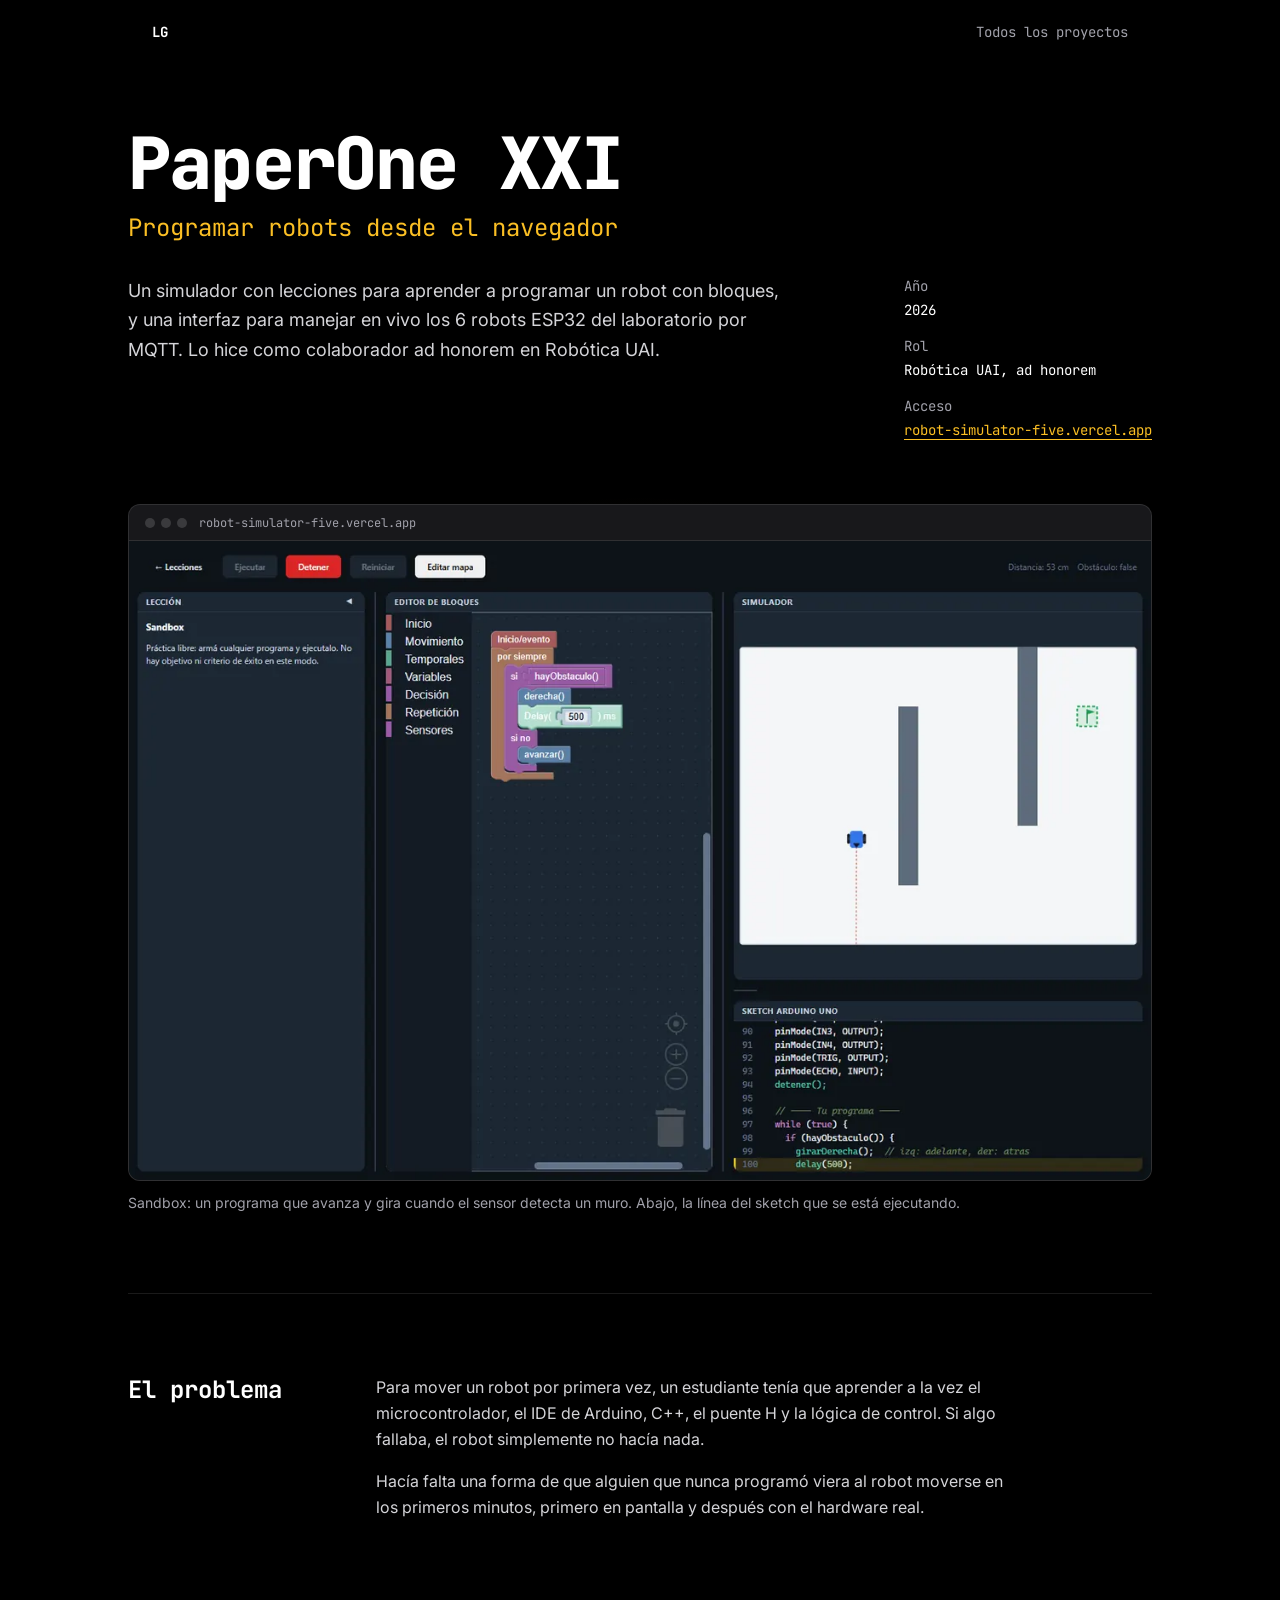
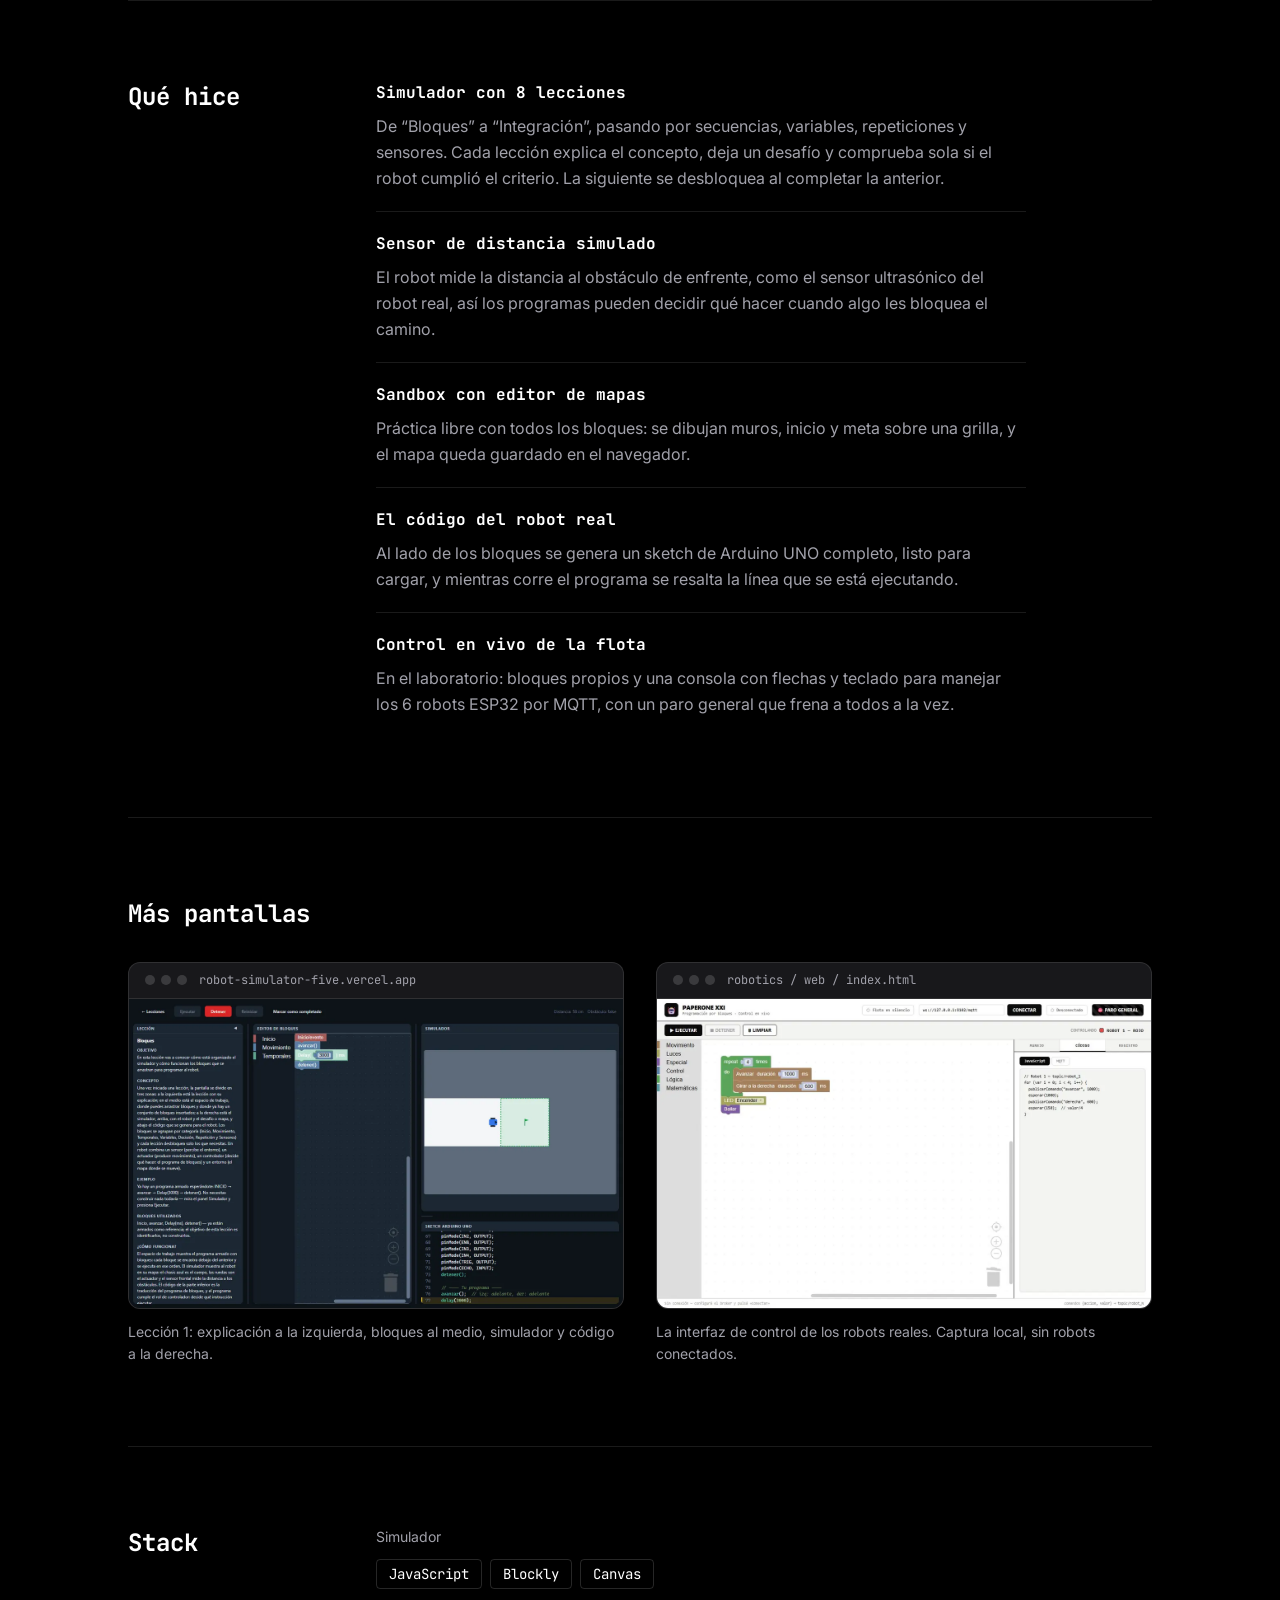
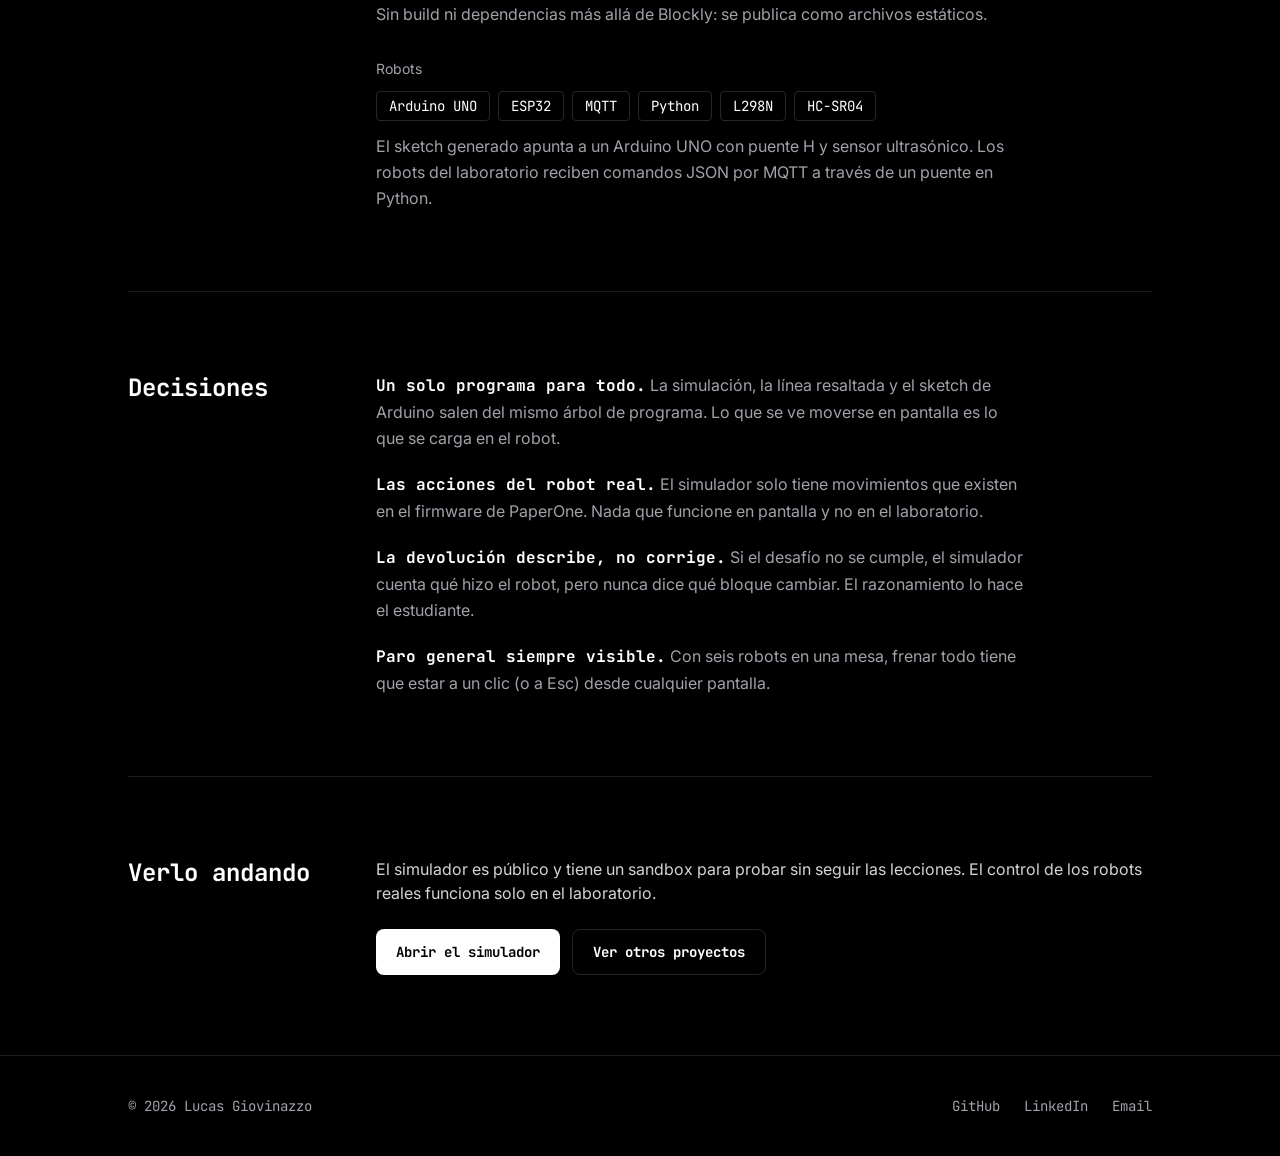
<file: proyectos/robotics.html>
<!DOCTYPE html>
<html lang="es" class="scroll-smooth">
<head>
    <meta charset="UTF-8">
    <meta name="viewport" content="width=device-width, initial-scale=1.0">
    <meta name="description" content="Caso de estudio: simulador con lecciones y control en vivo de robots por bloques para Robótica UAI.">
    <link rel="icon" href="data:image/svg+xml,%3Csvg xmlns=%27http://www.w3.org/2000/svg%27 viewBox=%270 0 32 32%27%3E%3Crect width=%2732%27 height=%2732%27 rx=%276%27 fill=%27%23000%27/%3E%3Ctext x=%2716%27 y=%2722%27 font-family=%27monospace%27 font-size=%2716%27 font-weight=%27700%27 fill=%27%23F59E0B%27 text-anchor=%27middle%27%3ELG%3C/text%3E%3C/svg%3E">
    <title>Robots PaperOne XXI - Caso de estudio</title>

    <link rel="preconnect" href="https://fonts.googleapis.com">
    <link rel="preconnect" href="https://fonts.gstatic.com" crossorigin>
    <link href="https://fonts.googleapis.com/css2?family=Inter:wght@400;500;600&family=JetBrains+Mono:wght@500;700;800&display=swap" rel="stylesheet" media="print" onload="this.media='all'">
    <noscript><link href="https://fonts.googleapis.com/css2?family=Inter:wght@400;500;600&family=JetBrains+Mono:wght@500;700;800&display=swap" rel="stylesheet"></noscript>
    <link rel="stylesheet" href="../css/tw.css">
    <style>
        body { font-family: 'Inter', sans-serif; }
        .glow { background: radial-gradient(60% 55% at 50% 45%, rgba(245,158,11,.16), transparent 70%); }
        :focus-visible { outline: 2px solid #F59E0B; outline-offset: 3px; }
    </style>
</head>
<body class="bg-black text-white antialiased overflow-x-hidden">
    <nav class="max-w-5xl mx-auto px-6 h-16 flex items-center justify-between font-mono text-sm">
        <a href="../index.html" class="font-bold hover:text-amber-500 transition-colors" aria-label="Inicio">LG</a>
        <a href="../index.html#proyectos" class="text-zinc-400 hover:text-white transition-colors">Todos los proyectos</a>
    </nav>

    <header class="px-6 pt-10 md:pt-16">
        <div class="max-w-5xl mx-auto">
            <h1 class="font-mono font-extrabold tracking-tight text-5xl md:text-7xl break-words">PaperOne XXI</h1>
            <p class="font-mono text-xl md:text-2xl text-amber-400 mt-3">Programar robots desde el navegador</p>
            <div class="mt-8 md:grid md:grid-cols-[1fr_auto] md:gap-16 items-start">
                <p class="text-lg text-zinc-300 leading-relaxed max-w-[60ch]">Un simulador con lecciones para aprender a programar un robot con bloques, y una interfaz para manejar en vivo los 6 robots ESP32 del laboratorio por MQTT. Lo hice como colaborador ad honorem en Robótica UAI.</p>
                <dl class="mt-8 md:mt-0 grid grid-cols-2 sm:grid-cols-3 md:grid-cols-1 gap-4 font-mono text-sm">
                <div><dt class="text-zinc-400">Año</dt><dd class="mt-1 [overflow-wrap:anywhere]">2026</dd></div>
                <div><dt class="text-zinc-400">Rol</dt><dd class="mt-1 [overflow-wrap:anywhere]">Robótica UAI, ad honorem</dd></div>
                <div><dt class="text-zinc-400">Acceso</dt><dd class="mt-1 [overflow-wrap:anywhere]"><a href="https://robot-simulator-five.vercel.app" target="_blank" rel="noopener" class="text-amber-400 hover:text-amber-300 underline underline-offset-4">robot-simulator-five.vercel.app</a></dd></div>
                </dl>
            </div>
            <figure class="relative mt-12 md:mt-16">
                <div class="glow absolute -inset-x-6 -inset-y-16 pointer-events-none" aria-hidden="true"></div>
                <div class="relative">
                    <div class="rounded-xl border border-white/10 bg-zinc-900 overflow-hidden">
                        <div class="flex items-center gap-3 px-4 h-9 border-b border-white/10 font-mono text-xs text-zinc-400">
                            <span class="flex gap-1.5 shrink-0" aria-hidden="true"><i class="block w-2.5 h-2.5 rounded-full bg-white/15"></i><i class="block w-2.5 h-2.5 rounded-full bg-white/15"></i><i class="block w-2.5 h-2.5 rounded-full bg-white/15"></i></span>
                            <span class="truncate">robot-simulator-five.vercel.app</span>
                        </div>
                        <img src="../images/proyectos/robotics-sim-sandbox.webp" width="1200" height="750" fetchpriority="high" alt="Sandbox del simulador: un programa que esquiva muros con el sensor y el código Arduino que genera" class="block w-full h-auto">
                    </div>
                </div>
                <figcaption class="relative text-sm text-zinc-400 mt-3">Sandbox: un programa que avanza y gira cuando el sensor detecta un muro. Abajo, la línea del sketch que se está ejecutando.</figcaption>
            </figure>
        </div>
    </header>

    <main class="px-6 mt-14 md:mt-20">
        <div class="max-w-5xl mx-auto">

            <section class="md:grid md:grid-cols-[13rem_1fr] md:gap-10 py-14 md:py-20 border-t border-white/10">
                <h2 class="font-mono text-xl md:text-2xl font-bold mb-6 md:mb-0">El problema</h2>
                <div class="max-w-[65ch]">
                    <div class="space-y-4 text-zinc-300 leading-relaxed">
                    <p>Para mover un robot por primera vez, un estudiante tenía que aprender a la vez el microcontrolador, el IDE de Arduino, C++, el puente H y la lógica de control. Si algo fallaba, el robot simplemente no hacía nada.</p>
                    <p>Hacía falta una forma de que alguien que nunca programó viera al robot moverse en los primeros minutos, primero en pantalla y después con el hardware real.</p>
                    </div>
                </div>
            </section>


            <section class="md:grid md:grid-cols-[13rem_1fr] md:gap-10 py-14 md:py-20 border-t border-white/10">
                <h2 class="font-mono text-xl md:text-2xl font-bold mb-6 md:mb-0">Qué hice</h2>
                <div class="max-w-[65ch]">
                    <dl>
                        <div class="py-5 first:pt-0 border-b border-white/10 last:border-0">
                            <dt class="font-mono font-bold">Simulador con 8 lecciones</dt>
                            <dd class="mt-2 text-zinc-400 leading-relaxed">De “Bloques” a “Integración”, pasando por secuencias, variables, repeticiones y sensores. Cada lección explica el concepto, deja un desafío y comprueba sola si el robot cumplió el criterio. La siguiente se desbloquea al completar la anterior.</dd>
                        </div>
                        <div class="py-5 first:pt-0 border-b border-white/10 last:border-0">
                            <dt class="font-mono font-bold">Sensor de distancia simulado</dt>
                            <dd class="mt-2 text-zinc-400 leading-relaxed">El robot mide la distancia al obstáculo de enfrente, como el sensor ultrasónico del robot real, así los programas pueden decidir qué hacer cuando algo les bloquea el camino.</dd>
                        </div>
                        <div class="py-5 first:pt-0 border-b border-white/10 last:border-0">
                            <dt class="font-mono font-bold">Sandbox con editor de mapas</dt>
                            <dd class="mt-2 text-zinc-400 leading-relaxed">Práctica libre con todos los bloques: se dibujan muros, inicio y meta sobre una grilla, y el mapa queda guardado en el navegador.</dd>
                        </div>
                        <div class="py-5 first:pt-0 border-b border-white/10 last:border-0">
                            <dt class="font-mono font-bold">El código del robot real</dt>
                            <dd class="mt-2 text-zinc-400 leading-relaxed">Al lado de los bloques se genera un sketch de Arduino UNO completo, listo para cargar, y mientras corre el programa se resalta la línea que se está ejecutando.</dd>
                        </div>
                        <div class="py-5 first:pt-0 border-b border-white/10 last:border-0">
                            <dt class="font-mono font-bold">Control en vivo de la flota</dt>
                            <dd class="mt-2 text-zinc-400 leading-relaxed">En el laboratorio: bloques propios y una consola con flechas y teclado para manejar los 6 robots ESP32 por MQTT, con un paro general que frena a todos a la vez.</dd>
                        </div>
                    </dl>
                </div>
            </section>


            <section class="py-14 md:py-20 border-t border-white/10">
                <h2 class="font-mono text-xl md:text-2xl font-bold mb-8">Más pantallas</h2>
                <div class="grid grid-cols-1 md:grid-cols-2 gap-8 items-start">
                    <figure class="min-w-0">
                    <div class="rounded-xl border border-white/10 bg-zinc-900 overflow-hidden">
                        <div class="flex items-center gap-3 px-4 h-9 border-b border-white/10 font-mono text-xs text-zinc-400">
                            <span class="flex gap-1.5 shrink-0" aria-hidden="true"><i class="block w-2.5 h-2.5 rounded-full bg-white/15"></i><i class="block w-2.5 h-2.5 rounded-full bg-white/15"></i><i class="block w-2.5 h-2.5 rounded-full bg-white/15"></i></span>
                            <span class="truncate">robot-simulator-five.vercel.app</span>
                        </div>
                        <img src="../images/proyectos/robotics-sim-leccion.webp" width="1200" height="750" loading="lazy" alt="Primera lección del simulador con la explicación, los bloques y el robot llegando a la meta" class="block w-full h-auto">
                    </div>
                        <figcaption class="text-sm text-zinc-400 mt-3 leading-relaxed">Lección 1: explicación a la izquierda, bloques al medio, simulador y código a la derecha.</figcaption>
                    </figure>
                    <figure class="min-w-0">
                    <div class="rounded-xl border border-white/10 bg-zinc-900 overflow-hidden">
                        <div class="flex items-center gap-3 px-4 h-9 border-b border-white/10 font-mono text-xs text-zinc-400">
                            <span class="flex gap-1.5 shrink-0" aria-hidden="true"><i class="block w-2.5 h-2.5 rounded-full bg-white/15"></i><i class="block w-2.5 h-2.5 rounded-full bg-white/15"></i><i class="block w-2.5 h-2.5 rounded-full bg-white/15"></i></span>
                            <span class="truncate">robotics / web / index.html</span>
                        </div>
                        <img src="../images/proyectos/robotics-blockly.webp" width="1200" height="750" loading="lazy" alt="Interfaz de control en vivo con un programa de bloques y el código generado" class="block w-full h-auto">
                    </div>
                        <figcaption class="text-sm text-zinc-400 mt-3 leading-relaxed">La interfaz de control de los robots reales. Captura local, sin robots conectados.</figcaption>
                    </figure>
                </div>
            </section>


            <section class="md:grid md:grid-cols-[13rem_1fr] md:gap-10 py-14 md:py-20 border-t border-white/10">
                <h2 class="font-mono text-xl md:text-2xl font-bold mb-6 md:mb-0">Stack</h2>
                <div class="max-w-[65ch]">
                    <div class="space-y-8">
                    <div>
                        <h3 class="text-zinc-400 text-sm mb-3">Simulador</h3>
                        <ul class="flex flex-wrap gap-2 font-mono text-sm">
                            <li class="px-3 py-1 border border-white/15 rounded">JavaScript</li> <li class="px-3 py-1 border border-white/15 rounded">Blockly</li> <li class="px-3 py-1 border border-white/15 rounded">Canvas</li>
                        </ul>
                        <p class="text-zinc-400 mt-3 leading-relaxed">Sin build ni dependencias más allá de Blockly: se publica como archivos estáticos.</p>
                    </div>
                    <div>
                        <h3 class="text-zinc-400 text-sm mb-3">Robots</h3>
                        <ul class="flex flex-wrap gap-2 font-mono text-sm">
                            <li class="px-3 py-1 border border-white/15 rounded">Arduino UNO</li> <li class="px-3 py-1 border border-white/15 rounded">ESP32</li> <li class="px-3 py-1 border border-white/15 rounded">MQTT</li> <li class="px-3 py-1 border border-white/15 rounded">Python</li> <li class="px-3 py-1 border border-white/15 rounded">L298N</li> <li class="px-3 py-1 border border-white/15 rounded">HC-SR04</li>
                        </ul>
                        <p class="text-zinc-400 mt-3 leading-relaxed">El sketch generado apunta a un Arduino UNO con puente H y sensor ultrasónico. Los robots del laboratorio reciben comandos JSON por MQTT a través de un puente en Python.</p>
                    </div>
                    </div>
                </div>
            </section>


            <section class="md:grid md:grid-cols-[13rem_1fr] md:gap-10 py-14 md:py-20 border-t border-white/10">
                <h2 class="font-mono text-xl md:text-2xl font-bold mb-6 md:mb-0">Decisiones</h2>
                <div class="max-w-[65ch]">
                    <div class="space-y-5 text-zinc-400 leading-relaxed">
                    <p><strong class="font-mono text-white">Un solo programa para todo.</strong> La simulación, la línea resaltada y el sketch de Arduino salen del mismo árbol de programa. Lo que se ve moverse en pantalla es lo que se carga en el robot.</p>
                    <p><strong class="font-mono text-white">Las acciones del robot real.</strong> El simulador solo tiene movimientos que existen en el firmware de PaperOne. Nada que funcione en pantalla y no en el laboratorio.</p>
                    <p><strong class="font-mono text-white">La devolución describe, no corrige.</strong> Si el desafío no se cumple, el simulador cuenta qué hizo el robot, pero nunca dice qué bloque cambiar. El razonamiento lo hace el estudiante.</p>
                    <p><strong class="font-mono text-white">Paro general siempre visible.</strong> Con seis robots en una mesa, frenar todo tiene que estar a un clic (o a Esc) desde cualquier pantalla.</p>
                    </div>
                </div>
            </section>

            <section class="py-14 md:py-20 border-t border-white/10 md:grid md:grid-cols-[13rem_1fr] md:gap-10">
                <h2 class="font-mono text-xl md:text-2xl font-bold mb-4 md:mb-0">Verlo andando</h2>
                <div>
                    <p class="text-zinc-300 mb-6">El simulador es público y tiene un sandbox para probar sin seguir las lecciones. El control de los robots reales funciona solo en el laboratorio.</p>
                    <div class="flex flex-wrap gap-3">
                        <a href="https://robot-simulator-five.vercel.app" target="_blank" rel="noopener" class="inline-flex items-center px-5 py-3 rounded-lg font-mono text-sm font-bold transition-colors bg-white text-black hover:bg-amber-400">Abrir el simulador</a>
                        <a href="../index.html#proyectos" class="inline-flex items-center px-5 py-3 rounded-lg font-mono text-sm font-bold transition-colors border border-white/15 hover:border-white/40">Ver otros proyectos</a>
                    </div>
                </div>
            </section>
        </div>
    </main>

    <footer class="border-t border-white/10 py-10 px-6 font-mono text-sm">
        <div class="max-w-5xl mx-auto flex flex-col md:flex-row justify-between items-center gap-6">
            <p class="text-zinc-400">© 2026 Lucas Giovinazzo</p>
            <div class="flex items-center gap-6">
                <a href="https://github.com/lucasgiovinazzo" target="_blank" rel="noopener" class="text-zinc-400 hover:text-white transition-colors">GitHub</a>
                <a href="https://www.linkedin.com/in/lucas-giovinazzo-920b4b275/" target="_blank" rel="noopener" class="text-zinc-400 hover:text-white transition-colors">LinkedIn</a>
                <a href="mailto:lucas.giovinazzo@hotmail.com" class="text-zinc-400 hover:text-white transition-colors">Email</a>
            </div>
        </div>
    </footer>
</body>
</html>
</file>
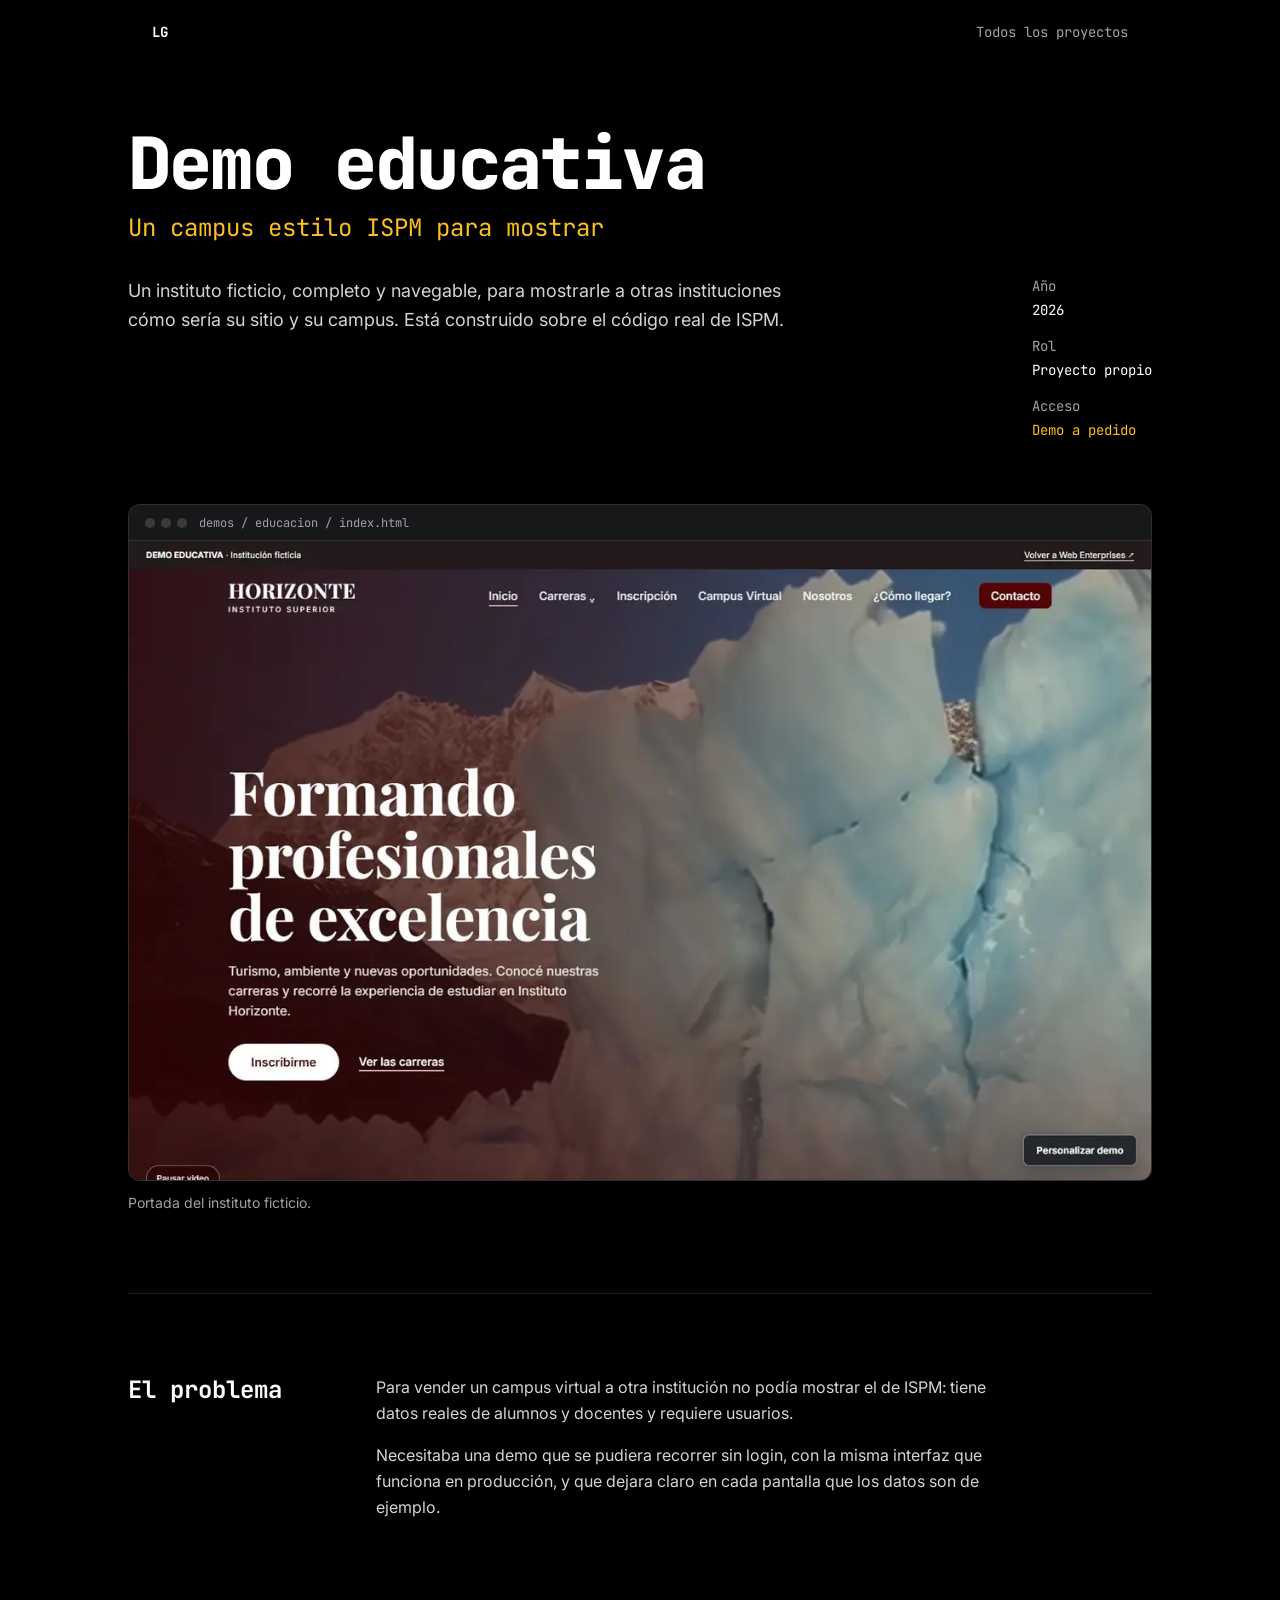
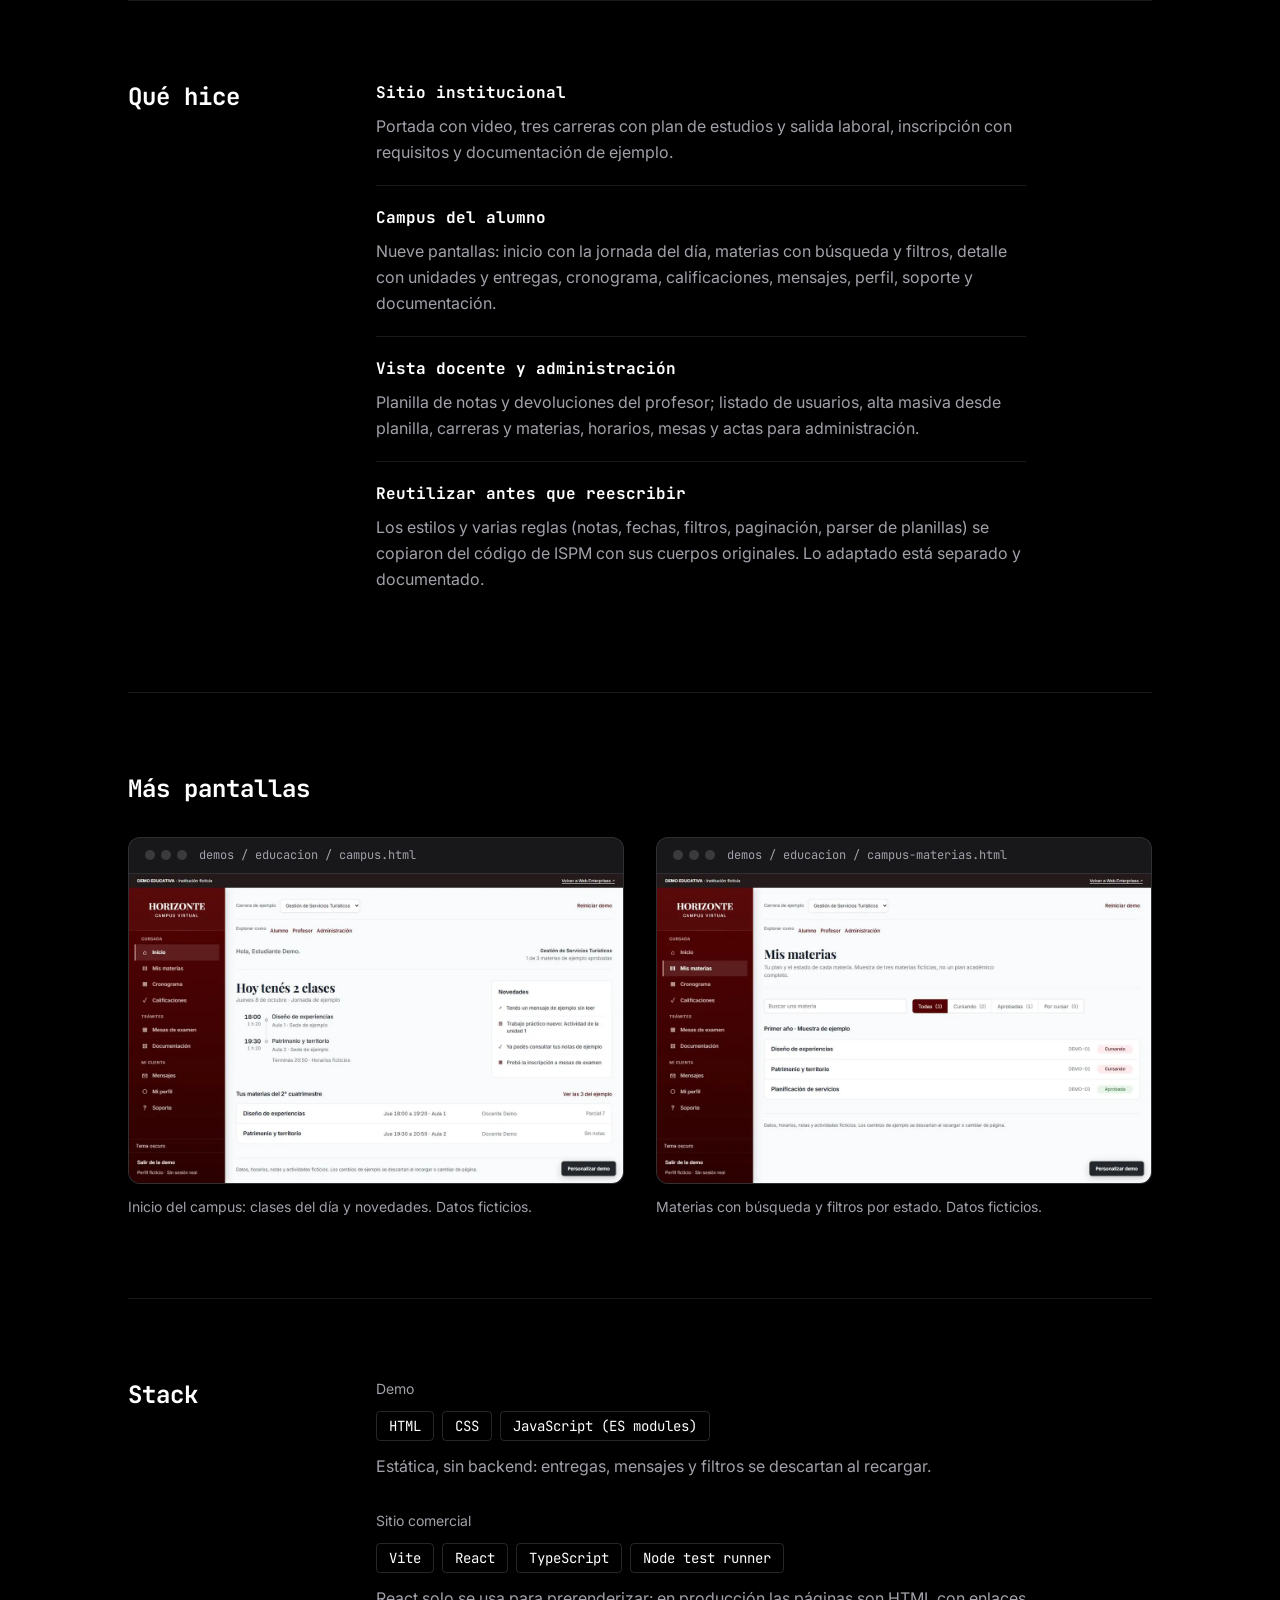
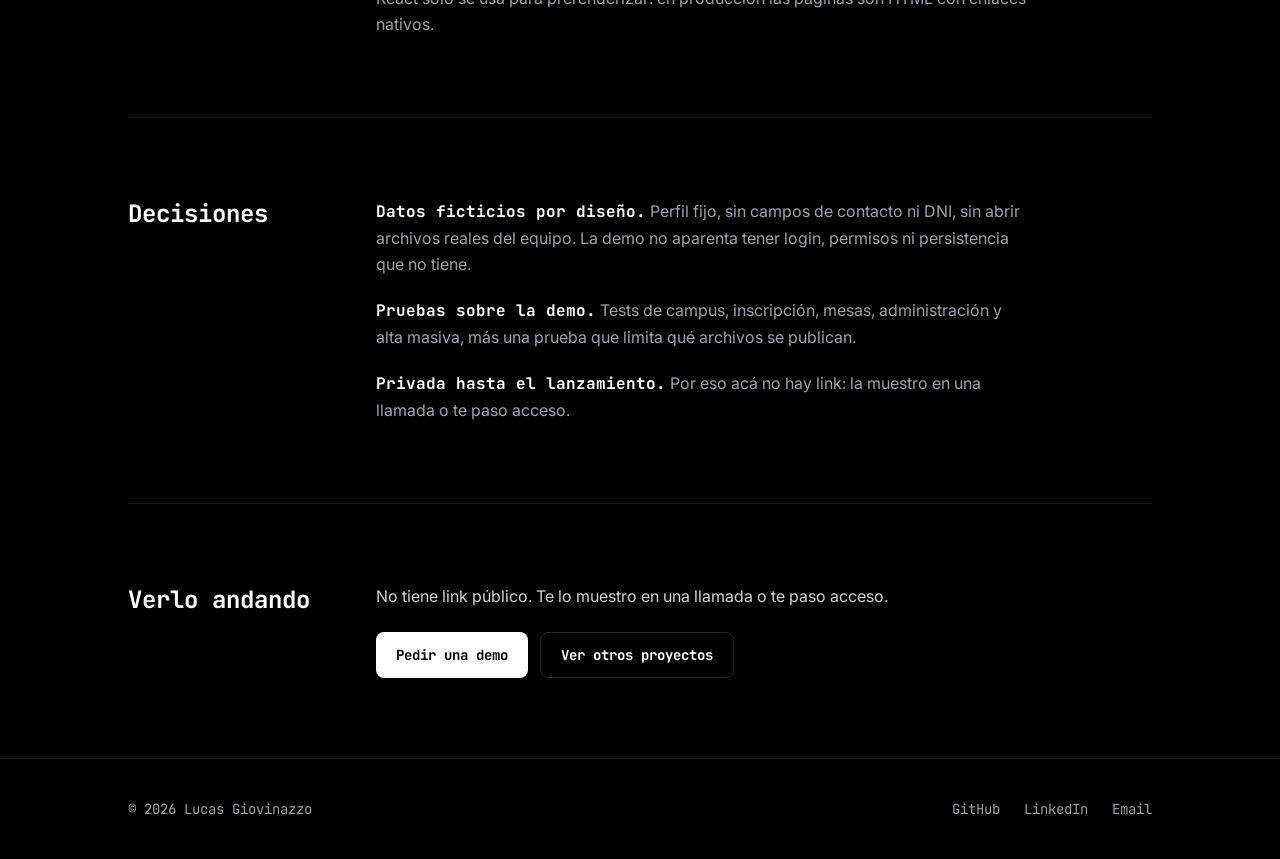
<file: proyectos/web-enterprises.html>
<!DOCTYPE html>
<html lang="es" class="scroll-smooth">
<head>
    <meta charset="UTF-8">
    <meta name="viewport" content="width=device-width, initial-scale=1.0">
    <meta name="description" content="Caso de estudio: demo navegable de un campus virtual estilo ISPM para Web Enterprises.">
    <link rel="icon" href="data:image/svg+xml,%3Csvg xmlns=%27http://www.w3.org/2000/svg%27 viewBox=%270 0 32 32%27%3E%3Crect width=%2732%27 height=%2732%27 rx=%276%27 fill=%27%23000%27/%3E%3Ctext x=%2716%27 y=%2722%27 font-family=%27monospace%27 font-size=%2716%27 font-weight=%27700%27 fill=%27%23F59E0B%27 text-anchor=%27middle%27%3ELG%3C/text%3E%3C/svg%3E">
    <title>Demo educativa - Web Enterprises - Caso de estudio</title>

    <link rel="preconnect" href="https://fonts.googleapis.com">
    <link rel="preconnect" href="https://fonts.gstatic.com" crossorigin>
    <link href="https://fonts.googleapis.com/css2?family=Inter:wght@400;500;600&family=JetBrains+Mono:wght@500;700;800&display=swap" rel="stylesheet" media="print" onload="this.media='all'">
    <noscript><link href="https://fonts.googleapis.com/css2?family=Inter:wght@400;500;600&family=JetBrains+Mono:wght@500;700;800&display=swap" rel="stylesheet"></noscript>
    <link rel="stylesheet" href="../css/tw.css">
    <style>
        body { font-family: 'Inter', sans-serif; }
        .glow { background: radial-gradient(60% 55% at 50% 45%, rgba(245,158,11,.16), transparent 70%); }
        :focus-visible { outline: 2px solid #F59E0B; outline-offset: 3px; }
    </style>
</head>
<body class="bg-black text-white antialiased overflow-x-hidden">
    <nav class="max-w-5xl mx-auto px-6 h-16 flex items-center justify-between font-mono text-sm">
        <a href="../index.html" class="font-bold hover:text-amber-500 transition-colors" aria-label="Inicio">LG</a>
        <a href="../index.html#proyectos" class="text-zinc-400 hover:text-white transition-colors">Todos los proyectos</a>
    </nav>

    <header class="px-6 pt-10 md:pt-16">
        <div class="max-w-5xl mx-auto">
            <h1 class="font-mono font-extrabold tracking-tight text-5xl md:text-7xl break-words">Demo educativa</h1>
            <p class="font-mono text-xl md:text-2xl text-amber-400 mt-3">Un campus estilo ISPM para mostrar</p>
            <div class="mt-8 md:grid md:grid-cols-[1fr_auto] md:gap-16 items-start">
                <p class="text-lg text-zinc-300 leading-relaxed max-w-[60ch]">Un instituto ficticio, completo y navegable, para mostrarle a otras instituciones cómo sería su sitio y su campus. Está construido sobre el código real de ISPM.</p>
                <dl class="mt-8 md:mt-0 grid grid-cols-2 sm:grid-cols-3 md:grid-cols-1 gap-4 font-mono text-sm">
                <div><dt class="text-zinc-400">Año</dt><dd class="mt-1 [overflow-wrap:anywhere]">2026</dd></div>
                <div><dt class="text-zinc-400">Rol</dt><dd class="mt-1 [overflow-wrap:anywhere]">Proyecto propio</dd></div>
                <div><dt class="text-zinc-400">Acceso</dt><dd class="mt-1 [overflow-wrap:anywhere]"><span class="text-amber-400">Demo a pedido</span></dd></div>
                </dl>
            </div>
            <figure class="relative mt-12 md:mt-16">
                <div class="glow absolute -inset-x-6 -inset-y-16 pointer-events-none" aria-hidden="true"></div>
                <div class="relative">
                    <div class="rounded-xl border border-white/10 bg-zinc-900 overflow-hidden">
                        <div class="flex items-center gap-3 px-4 h-9 border-b border-white/10 font-mono text-xs text-zinc-400">
                            <span class="flex gap-1.5 shrink-0" aria-hidden="true"><i class="block w-2.5 h-2.5 rounded-full bg-white/15"></i><i class="block w-2.5 h-2.5 rounded-full bg-white/15"></i><i class="block w-2.5 h-2.5 rounded-full bg-white/15"></i></span>
                            <span class="truncate">demos / educacion / index.html</span>
                        </div>
                        <img src="../images/proyectos/we-campus-home.webp" width="1200" height="750" fetchpriority="high" alt="Portada del instituto ficticio Horizonte" class="block w-full h-auto">
                    </div>
                </div>
                <figcaption class="relative text-sm text-zinc-400 mt-3">Portada del instituto ficticio.</figcaption>
            </figure>
        </div>
    </header>

    <main class="px-6 mt-14 md:mt-20">
        <div class="max-w-5xl mx-auto">

            <section class="md:grid md:grid-cols-[13rem_1fr] md:gap-10 py-14 md:py-20 border-t border-white/10">
                <h2 class="font-mono text-xl md:text-2xl font-bold mb-6 md:mb-0">El problema</h2>
                <div class="max-w-[65ch]">
                    <div class="space-y-4 text-zinc-300 leading-relaxed">
                    <p>Para vender un campus virtual a otra institución no podía mostrar el de ISPM: tiene datos reales de alumnos y docentes y requiere usuarios.</p>
                    <p>Necesitaba una demo que se pudiera recorrer sin login, con la misma interfaz que funciona en producción, y que dejara claro en cada pantalla que los datos son de ejemplo.</p>
                    </div>
                </div>
            </section>


            <section class="md:grid md:grid-cols-[13rem_1fr] md:gap-10 py-14 md:py-20 border-t border-white/10">
                <h2 class="font-mono text-xl md:text-2xl font-bold mb-6 md:mb-0">Qué hice</h2>
                <div class="max-w-[65ch]">
                    <dl>
                        <div class="py-5 first:pt-0 border-b border-white/10 last:border-0">
                            <dt class="font-mono font-bold">Sitio institucional</dt>
                            <dd class="mt-2 text-zinc-400 leading-relaxed">Portada con video, tres carreras con plan de estudios y salida laboral, inscripción con requisitos y documentación de ejemplo.</dd>
                        </div>
                        <div class="py-5 first:pt-0 border-b border-white/10 last:border-0">
                            <dt class="font-mono font-bold">Campus del alumno</dt>
                            <dd class="mt-2 text-zinc-400 leading-relaxed">Nueve pantallas: inicio con la jornada del día, materias con búsqueda y filtros, detalle con unidades y entregas, cronograma, calificaciones, mensajes, perfil, soporte y documentación.</dd>
                        </div>
                        <div class="py-5 first:pt-0 border-b border-white/10 last:border-0">
                            <dt class="font-mono font-bold">Vista docente y administración</dt>
                            <dd class="mt-2 text-zinc-400 leading-relaxed">Planilla de notas y devoluciones del profesor; listado de usuarios, alta masiva desde planilla, carreras y materias, horarios, mesas y actas para administración.</dd>
                        </div>
                        <div class="py-5 first:pt-0 border-b border-white/10 last:border-0">
                            <dt class="font-mono font-bold">Reutilizar antes que reescribir</dt>
                            <dd class="mt-2 text-zinc-400 leading-relaxed">Los estilos y varias reglas (notas, fechas, filtros, paginación, parser de planillas) se copiaron del código de ISPM con sus cuerpos originales. Lo adaptado está separado y documentado.</dd>
                        </div>
                    </dl>
                </div>
            </section>


            <section class="py-14 md:py-20 border-t border-white/10">
                <h2 class="font-mono text-xl md:text-2xl font-bold mb-8">Más pantallas</h2>
                <div class="grid grid-cols-1 md:grid-cols-2 gap-8 items-start">
                    <figure class="min-w-0">
                    <div class="rounded-xl border border-white/10 bg-zinc-900 overflow-hidden">
                        <div class="flex items-center gap-3 px-4 h-9 border-b border-white/10 font-mono text-xs text-zinc-400">
                            <span class="flex gap-1.5 shrink-0" aria-hidden="true"><i class="block w-2.5 h-2.5 rounded-full bg-white/15"></i><i class="block w-2.5 h-2.5 rounded-full bg-white/15"></i><i class="block w-2.5 h-2.5 rounded-full bg-white/15"></i></span>
                            <span class="truncate">demos / educacion / campus.html</span>
                        </div>
                        <img src="../images/proyectos/we-campus-alumno.webp" width="1200" height="750" loading="lazy" alt="Inicio del campus del alumno con las clases del día" class="block w-full h-auto">
                    </div>
                        <figcaption class="text-sm text-zinc-400 mt-3 leading-relaxed">Inicio del campus: clases del día y novedades. Datos ficticios.</figcaption>
                    </figure>
                    <figure class="min-w-0">
                    <div class="rounded-xl border border-white/10 bg-zinc-900 overflow-hidden">
                        <div class="flex items-center gap-3 px-4 h-9 border-b border-white/10 font-mono text-xs text-zinc-400">
                            <span class="flex gap-1.5 shrink-0" aria-hidden="true"><i class="block w-2.5 h-2.5 rounded-full bg-white/15"></i><i class="block w-2.5 h-2.5 rounded-full bg-white/15"></i><i class="block w-2.5 h-2.5 rounded-full bg-white/15"></i></span>
                            <span class="truncate">demos / educacion / campus-materias.html</span>
                        </div>
                        <img src="../images/proyectos/we-campus-materia.webp" width="1200" height="750" loading="lazy" alt="Listado de materias con filtros por estado" class="block w-full h-auto">
                    </div>
                        <figcaption class="text-sm text-zinc-400 mt-3 leading-relaxed">Materias con búsqueda y filtros por estado. Datos ficticios.</figcaption>
                    </figure>
                </div>
            </section>


            <section class="md:grid md:grid-cols-[13rem_1fr] md:gap-10 py-14 md:py-20 border-t border-white/10">
                <h2 class="font-mono text-xl md:text-2xl font-bold mb-6 md:mb-0">Stack</h2>
                <div class="max-w-[65ch]">
                    <div class="space-y-8">
                    <div>
                        <h3 class="text-zinc-400 text-sm mb-3">Demo</h3>
                        <ul class="flex flex-wrap gap-2 font-mono text-sm">
                            <li class="px-3 py-1 border border-white/15 rounded">HTML</li> <li class="px-3 py-1 border border-white/15 rounded">CSS</li> <li class="px-3 py-1 border border-white/15 rounded">JavaScript (ES modules)</li>
                        </ul>
                        <p class="text-zinc-400 mt-3 leading-relaxed">Estática, sin backend: entregas, mensajes y filtros se descartan al recargar.</p>
                    </div>
                    <div>
                        <h3 class="text-zinc-400 text-sm mb-3">Sitio comercial</h3>
                        <ul class="flex flex-wrap gap-2 font-mono text-sm">
                            <li class="px-3 py-1 border border-white/15 rounded">Vite</li> <li class="px-3 py-1 border border-white/15 rounded">React</li> <li class="px-3 py-1 border border-white/15 rounded">TypeScript</li> <li class="px-3 py-1 border border-white/15 rounded">Node test runner</li>
                        </ul>
                        <p class="text-zinc-400 mt-3 leading-relaxed">React solo se usa para prerenderizar: en producción las páginas son HTML con enlaces nativos.</p>
                    </div>
                    </div>
                </div>
            </section>


            <section class="md:grid md:grid-cols-[13rem_1fr] md:gap-10 py-14 md:py-20 border-t border-white/10">
                <h2 class="font-mono text-xl md:text-2xl font-bold mb-6 md:mb-0">Decisiones</h2>
                <div class="max-w-[65ch]">
                    <div class="space-y-5 text-zinc-400 leading-relaxed">
                    <p><strong class="font-mono text-white">Datos ficticios por diseño.</strong> Perfil fijo, sin campos de contacto ni DNI, sin abrir archivos reales del equipo. La demo no aparenta tener login, permisos ni persistencia que no tiene.</p>
                    <p><strong class="font-mono text-white">Pruebas sobre la demo.</strong> Tests de campus, inscripción, mesas, administración y alta masiva, más una prueba que limita qué archivos se publican.</p>
                    <p><strong class="font-mono text-white">Privada hasta el lanzamiento.</strong> Por eso acá no hay link: la muestro en una llamada o te paso acceso.</p>
                    </div>
                </div>
            </section>

            <section class="py-14 md:py-20 border-t border-white/10 md:grid md:grid-cols-[13rem_1fr] md:gap-10">
                <h2 class="font-mono text-xl md:text-2xl font-bold mb-4 md:mb-0">Verlo andando</h2>
                <div>
                    <p class="text-zinc-300 mb-6">No tiene link público. Te lo muestro en una llamada o te paso acceso.</p>
                    <div class="flex flex-wrap gap-3">
                        <a href="mailto:lucas.giovinazzo@hotmail.com?subject=Demo educativa - Web Enterprises%20-%20demo" class="inline-flex items-center px-5 py-3 rounded-lg font-mono text-sm font-bold transition-colors bg-white text-black hover:bg-amber-400">Pedir una demo</a>
                        <a href="../index.html#proyectos" class="inline-flex items-center px-5 py-3 rounded-lg font-mono text-sm font-bold transition-colors border border-white/15 hover:border-white/40">Ver otros proyectos</a>
                    </div>
                </div>
            </section>
        </div>
    </main>

    <footer class="border-t border-white/10 py-10 px-6 font-mono text-sm">
        <div class="max-w-5xl mx-auto flex flex-col md:flex-row justify-between items-center gap-6">
            <p class="text-zinc-400">© 2026 Lucas Giovinazzo</p>
            <div class="flex items-center gap-6">
                <a href="https://github.com/lucasgiovinazzo" target="_blank" rel="noopener" class="text-zinc-400 hover:text-white transition-colors">GitHub</a>
                <a href="https://www.linkedin.com/in/lucas-giovinazzo-920b4b275/" target="_blank" rel="noopener" class="text-zinc-400 hover:text-white transition-colors">LinkedIn</a>
                <a href="mailto:lucas.giovinazzo@hotmail.com" class="text-zinc-400 hover:text-white transition-colors">Email</a>
            </div>
        </div>
    </footer>
</body>
</html>
</file>
<file: css/tw.css>
*,:after,:before{--tw-border-spacing-x:0;--tw-border-spacing-y:0;--tw-translate-x:0;--tw-translate-y:0;--tw-rotate:0;--tw-skew-x:0;--tw-skew-y:0;--tw-scale-x:1;--tw-scale-y:1;--tw-pan-x: ;--tw-pan-y: ;--tw-pinch-zoom: ;--tw-scroll-snap-strictness:proximity;--tw-gradient-from-position: ;--tw-gradient-via-position: ;--tw-gradient-to-position: ;--tw-ordinal: ;--tw-slashed-zero: ;--tw-numeric-figure: ;--tw-numeric-spacing: ;--tw-numeric-fraction: ;--tw-ring-inset: ;--tw-ring-offset-width:0px;--tw-ring-offset-color:#fff;--tw-ring-color:rgba(59,130,246,.5);--tw-ring-offset-shadow:0 0 #0000;--tw-ring-shadow:0 0 #0000;--tw-shadow:0 0 #0000;--tw-shadow-colored:0 0 #0000;--tw-blur: ;--tw-brightness: ;--tw-contrast: ;--tw-grayscale: ;--tw-hue-rotate: ;--tw-invert: ;--tw-saturate: ;--tw-sepia: ;--tw-drop-shadow: ;--tw-backdrop-blur: ;--tw-backdrop-brightness: ;--tw-backdrop-contrast: ;--tw-backdrop-grayscale: ;--tw-backdrop-hue-rotate: ;--tw-backdrop-invert: ;--tw-backdrop-opacity: ;--tw-backdrop-saturate: ;--tw-backdrop-sepia: ;--tw-contain-size: ;--tw-contain-layout: ;--tw-contain-paint: ;--tw-contain-style: }::backdrop{--tw-border-spacing-x:0;--tw-border-spacing-y:0;--tw-translate-x:0;--tw-translate-y:0;--tw-rotate:0;--tw-skew-x:0;--tw-skew-y:0;--tw-scale-x:1;--tw-scale-y:1;--tw-pan-x: ;--tw-pan-y: ;--tw-pinch-zoom: ;--tw-scroll-snap-strictness:proximity;--tw-gradient-from-position: ;--tw-gradient-via-position: ;--tw-gradient-to-position: ;--tw-ordinal: ;--tw-slashed-zero: ;--tw-numeric-figure: ;--tw-numeric-spacing: ;--tw-numeric-fraction: ;--tw-ring-inset: ;--tw-ring-offset-width:0px;--tw-ring-offset-color:#fff;--tw-ring-color:rgba(59,130,246,.5);--tw-ring-offset-shadow:0 0 #0000;--tw-ring-shadow:0 0 #0000;--tw-shadow:0 0 #0000;--tw-shadow-colored:0 0 #0000;--tw-blur: ;--tw-brightness: ;--tw-contrast: ;--tw-grayscale: ;--tw-hue-rotate: ;--tw-invert: ;--tw-saturate: ;--tw-sepia: ;--tw-drop-shadow: ;--tw-backdrop-blur: ;--tw-backdrop-brightness: ;--tw-backdrop-contrast: ;--tw-backdrop-grayscale: ;--tw-backdrop-hue-rotate: ;--tw-backdrop-invert: ;--tw-backdrop-opacity: ;--tw-backdrop-saturate: ;--tw-backdrop-sepia: ;--tw-contain-size: ;--tw-contain-layout: ;--tw-contain-paint: ;--tw-contain-style: }/*! tailwindcss v3.4.17 | MIT License | https://tailwindcss.com*/*,:after,:before{box-sizing:border-box;border:0 solid #e5e7eb}:after,:before{--tw-content:""}:host,html{line-height:1.5;-webkit-text-size-adjust:100%;-moz-tab-size:4;-o-tab-size:4;tab-size:4;font-family:Inter,sans-serif;font-feature-settings:normal;font-variation-settings:normal;-webkit-tap-highlight-color:transparent}body{margin:0;line-height:inherit}hr{height:0;color:inherit;border-top-width:1px}abbr:where([title]){-webkit-text-decoration:underline dotted;text-decoration:underline dotted}h1,h2,h3,h4,h5,h6{font-size:inherit;font-weight:inherit}a{color:inherit;text-decoration:inherit}b,strong{font-weight:bolder}code,kbd,pre,samp{font-family:JetBrains Mono,monospace;font-feature-settings:normal;font-variation-settings:normal;font-size:1em}small{font-size:80%}sub,sup{font-size:75%;line-height:0;position:relative;vertical-align:baseline}sub{bottom:-.25em}sup{top:-.5em}table{text-indent:0;border-color:inherit;border-collapse:collapse}button,input,optgroup,select,textarea{font-family:inherit;font-feature-settings:inherit;font-variation-settings:inherit;font-size:100%;font-weight:inherit;line-height:inherit;letter-spacing:inherit;color:inherit;margin:0;padding:0}button,select{text-transform:none}button,input:where([type=button]),input:where([type=reset]),input:where([type=submit]){-webkit-appearance:button;background-color:transparent;background-image:none}:-moz-focusring{outline:auto}:-moz-ui-invalid{box-shadow:none}progress{vertical-align:baseline}::-webkit-inner-spin-button,::-webkit-outer-spin-button{height:auto}[type=search]{-webkit-appearance:textfield;outline-offset:-2px}::-webkit-search-decoration{-webkit-appearance:none}::-webkit-file-upload-button{-webkit-appearance:button;font:inherit}summary{display:list-item}blockquote,dd,dl,figure,h1,h2,h3,h4,h5,h6,hr,p,pre{margin:0}fieldset{margin:0}fieldset,legend{padding:0}menu,ol,ul{list-style:none;margin:0;padding:0}dialog{padding:0}textarea{resize:vertical}input::-moz-placeholder,textarea::-moz-placeholder{opacity:1;color:#9ca3af}input::placeholder,textarea::placeholder{opacity:1;color:#9ca3af}[role=button],button{cursor:pointer}:disabled{cursor:default}audio,canvas,embed,iframe,img,object,svg,video{display:block;vertical-align:middle}img,video{max-width:100%;height:auto}[hidden]:where(:not([hidden=until-found])){display:none}.sr-only{position:absolute;width:1px;height:1px;padding:0;margin:-1px;overflow:hidden;clip:rect(0,0,0,0);white-space:nowrap;border-width:0}.pointer-events-none{pointer-events:none}.visible{visibility:visible}.fixed{position:fixed}.absolute{position:absolute}.relative{position:relative}.inset-0{inset:0}.-inset-x-6{left:-1.5rem;right:-1.5rem}.-inset-y-16{top:-4rem;bottom:-4rem}.left-0{left:0}.right-0{right:0}.top-0{top:0}.z-0{z-index:0}.z-10{z-index:10}.z-50{z-index:50}.order-first{order:-9999}.mx-auto{margin-left:auto;margin-right:auto}.-mr-2{margin-right:-.5rem}.mb-1{margin-bottom:.25rem}.mb-2{margin-bottom:.5rem}.mb-3{margin-bottom:.75rem}.mb-4{margin-bottom:1rem}.mb-6{margin-bottom:1.5rem}.mb-8{margin-bottom:2rem}.ml-12{margin-left:3rem}.mt-1{margin-top:.25rem}.mt-12{margin-top:3rem}.mt-14{margin-top:3.5rem}.mt-2{margin-top:.5rem}.mt-3{margin-top:.75rem}.mt-4{margin-top:1rem}.mt-8{margin-top:2rem}.mt-auto{margin-top:auto}.block{display:block}.flex{display:flex}.inline-flex{display:inline-flex}.grid{display:grid}.hidden{display:none}.aspect-\[16\/10\]{aspect-ratio:16/10}.aspect-square{aspect-ratio:1/1}.h-0\.5{height:.125rem}.h-16{height:4rem}.h-2{height:.5rem}.h-2\.5{height:.625rem}.h-8{height:2rem}.h-9{height:2.25rem}.h-auto{height:auto}.h-full{height:100%}.min-h-screen{min-height:100vh}.w-2{width:.5rem}.w-2\.5{width:.625rem}.w-5{width:1.25rem}.w-8{width:2rem}.w-full{width:100%}.min-w-0{min-width:0}.max-w-3xl{max-width:48rem}.max-w-4xl{max-width:56rem}.max-w-5xl{max-width:64rem}.max-w-6xl{max-width:72rem}.max-w-\[60ch\]{max-width:60ch}.max-w-\[65ch\]{max-width:65ch}.max-w-none{max-width:none}.max-w-xl{max-width:36rem}.flex-1{flex:1 1 0%}.flex-shrink-0,.shrink-0{flex-shrink:0}.transform{transform:translate(var(--tw-translate-x),var(--tw-translate-y)) rotate(var(--tw-rotate)) skewX(var(--tw-skew-x)) skewY(var(--tw-skew-y)) scaleX(var(--tw-scale-x)) scaleY(var(--tw-scale-y))}@keyframes pulse{50%{opacity:.5}}.animate-pulse{animation:pulse 2s cubic-bezier(.4,0,.6,1) infinite}.cursor-pointer{cursor:pointer}.grid-cols-1{grid-template-columns:repeat(1,minmax(0,1fr))}.grid-cols-2{grid-template-columns:repeat(2,minmax(0,1fr))}.flex-col{flex-direction:column}.flex-wrap{flex-wrap:wrap}.items-start{align-items:flex-start}.items-center{align-items:center}.items-stretch{align-items:stretch}.justify-center{justify-content:center}.justify-between{justify-content:space-between}.gap-1\.5{gap:.375rem}.gap-2{gap:.5rem}.gap-3{gap:.75rem}.gap-4{gap:1rem}.gap-6{gap:1.5rem}.gap-8{gap:2rem}.gap-x-6{-moz-column-gap:1.5rem;column-gap:1.5rem}.gap-y-1{row-gap:.25rem}.space-y-4>:not([hidden])~:not([hidden]){--tw-space-y-reverse:0;margin-top:calc(1rem*(1 - var(--tw-space-y-reverse)));margin-bottom:calc(1rem*var(--tw-space-y-reverse))}.space-y-5>:not([hidden])~:not([hidden]){--tw-space-y-reverse:0;margin-top:calc(1.25rem*(1 - var(--tw-space-y-reverse)));margin-bottom:calc(1.25rem*var(--tw-space-y-reverse))}.space-y-8>:not([hidden])~:not([hidden]){--tw-space-y-reverse:0;margin-top:calc(2rem*(1 - var(--tw-space-y-reverse)));margin-bottom:calc(2rem*var(--tw-space-y-reverse))}.overflow-hidden{overflow:hidden}.overflow-x-hidden{overflow-x:hidden}.scroll-smooth{scroll-behavior:smooth}.truncate{overflow:hidden;text-overflow:ellipsis;white-space:nowrap}.break-words{overflow-wrap:break-word}.rounded{border-radius:.25rem}.rounded-2xl{border-radius:1rem}.rounded-full{border-radius:9999px}.rounded-lg{border-radius:.5rem}.rounded-md{border-radius:.375rem}.rounded-xl{border-radius:.75rem}.border{border-width:1px}.border-b{border-bottom-width:1px}.border-t{border-top-width:1px}.border-white\/10{border-color:hsla(0,0%,100%,.1)}.border-white\/15{border-color:hsla(0,0%,100%,.15)}.border-white\/5{border-color:hsla(0,0%,100%,.05)}.bg-black{--tw-bg-opacity:1;background-color:rgb(0 0 0/var(--tw-bg-opacity,1))}.bg-current{background-color:currentColor}.bg-green-500{--tw-bg-opacity:1;background-color:rgb(34 197 94/var(--tw-bg-opacity,1))}.bg-white{--tw-bg-opacity:1;background-color:rgb(255 255 255/var(--tw-bg-opacity,1))}.bg-white\/15{background-color:hsla(0,0%,100%,.15)}.bg-white\/5{background-color:hsla(0,0%,100%,.05)}.bg-white\/\[0\.02\]{background-color:hsla(0,0%,100%,.02)}.bg-zinc-900{--tw-bg-opacity:1;background-color:rgb(24 24 27/var(--tw-bg-opacity,1))}.bg-gradient-to-r{background-image:linear-gradient(to right,var(--tw-gradient-stops))}.bg-gradient-to-t{background-image:linear-gradient(to top,var(--tw-gradient-stops))}.from-black{--tw-gradient-from:#000 var(--tw-gradient-from-position);--tw-gradient-to:transparent var(--tw-gradient-to-position);--tw-gradient-stops:var(--tw-gradient-from),var(--tw-gradient-to)}.from-black\/30{--tw-gradient-from:rgba(0,0,0,.3) var(--tw-gradient-from-position);--tw-gradient-to:transparent var(--tw-gradient-to-position);--tw-gradient-stops:var(--tw-gradient-from),var(--tw-gradient-to)}.via-black\/20{--tw-gradient-to:transparent var(--tw-gradient-to-position);--tw-gradient-stops:var(--tw-gradient-from),rgba(0,0,0,.2) var(--tw-gradient-via-position),var(--tw-gradient-to)}.via-transparent{--tw-gradient-to:transparent var(--tw-gradient-to-position);--tw-gradient-stops:var(--tw-gradient-from),transparent var(--tw-gradient-via-position),var(--tw-gradient-to)}.to-transparent{--tw-gradient-to:transparent var(--tw-gradient-to-position)}.object-cover{-o-object-fit:cover;object-fit:cover}.object-left-top{-o-object-position:left top;object-position:left top}.object-top{-o-object-position:top;object-position:top}.p-2{padding:.5rem}.p-4{padding:1rem}.p-6{padding:1.5rem}.px-2\.5{padding-left:.625rem;padding-right:.625rem}.px-3{padding-left:.75rem;padding-right:.75rem}.px-4{padding-left:1rem;padding-right:1rem}.px-5{padding-left:1.25rem;padding-right:1.25rem}.px-6{padding-left:1.5rem;padding-right:1.5rem}.py-1{padding-top:.25rem;padding-bottom:.25rem}.py-1\.5{padding-top:.375rem;padding-bottom:.375rem}.py-10{padding-top:2.5rem;padding-bottom:2.5rem}.py-12{padding-top:3rem;padding-bottom:3rem}.py-14{padding-top:3.5rem;padding-bottom:3.5rem}.py-2{padding-top:.5rem;padding-bottom:.5rem}.py-3{padding-top:.75rem;padding-bottom:.75rem}.py-5{padding-top:1.25rem;padding-bottom:1.25rem}.pb-24{padding-bottom:6rem}.pb-4{padding-bottom:1rem}.pt-10{padding-top:2.5rem}.pt-20{padding-top:5rem}.pt-4{padding-top:1rem}.text-center{text-align:center}.font-mono{font-family:JetBrains Mono,monospace}.text-3xl{font-size:1.875rem;line-height:2.25rem}.text-4xl{font-size:2.25rem;line-height:2.5rem}.text-5xl{font-size:3rem;line-height:1}.text-\[10px\]{font-size:10px}.text-\[9px\]{font-size:9px}.text-base{font-size:1rem;line-height:1.5rem}.text-lg{font-size:1.125rem;line-height:1.75rem}.text-sm{font-size:.875rem;line-height:1.25rem}.text-xl{font-size:1.25rem;line-height:1.75rem}.text-xs{font-size:.75rem;line-height:1rem}.font-black{font-weight:900}.font-bold{font-weight:700}.font-extrabold{font-weight:800}.font-medium{font-weight:500}.font-semibold{font-weight:600}.uppercase{text-transform:uppercase}.leading-\[1\.1\]{line-height:1.1}.leading-relaxed{line-height:1.625}.tracking-tight{letter-spacing:-.025em}.tracking-tighter{letter-spacing:-.05em}.text-amber-400{--tw-text-opacity:1;color:rgb(251 191 36/var(--tw-text-opacity,1))}.text-amber-500{--tw-text-opacity:1;color:rgb(245 158 11/var(--tw-text-opacity,1))}.text-black{--tw-text-opacity:1;color:rgb(0 0 0/var(--tw-text-opacity,1))}.text-white{--tw-text-opacity:1;color:rgb(255 255 255/var(--tw-text-opacity,1))}.text-zinc-300{--tw-text-opacity:1;color:rgb(212 212 216/var(--tw-text-opacity,1))}.text-zinc-400{--tw-text-opacity:1;color:rgb(161 161 170/var(--tw-text-opacity,1))}.underline{text-decoration-line:underline}.underline-offset-4{text-underline-offset:4px}.antialiased{-webkit-font-smoothing:antialiased;-moz-osx-font-smoothing:grayscale}.outline{outline-style:solid}.blur{--tw-blur:blur(8px)}.blur,.filter{filter:var(--tw-blur) var(--tw-brightness) var(--tw-contrast) var(--tw-grayscale) var(--tw-hue-rotate) var(--tw-invert) var(--tw-saturate) var(--tw-sepia) var(--tw-drop-shadow)}.transition{transition-property:color,background-color,border-color,text-decoration-color,fill,stroke,opacity,box-shadow,transform,filter,-webkit-backdrop-filter;transition-property:color,background-color,border-color,text-decoration-color,fill,stroke,opacity,box-shadow,transform,filter,backdrop-filter;transition-property:color,background-color,border-color,text-decoration-color,fill,stroke,opacity,box-shadow,transform,filter,backdrop-filter,-webkit-backdrop-filter;transition-timing-function:cubic-bezier(.4,0,.2,1);transition-duration:.15s}.transition-all{transition-property:all;transition-timing-function:cubic-bezier(.4,0,.2,1);transition-duration:.15s}.transition-colors{transition-property:color,background-color,border-color,text-decoration-color,fill,stroke;transition-timing-function:cubic-bezier(.4,0,.2,1);transition-duration:.15s}.transition-transform{transition-property:transform;transition-timing-function:cubic-bezier(.4,0,.2,1);transition-duration:.15s}.duration-300{transition-duration:.3s}.duration-500{transition-duration:.5s}.\[overflow-wrap\:anywhere\]{overflow-wrap:anywhere}html{scroll-padding-top:4.5rem}#navbar.scrolled{border-bottom-color:rgba(245,158,11,.2)}#navToggle.open span:first-child{transform:rotate(45deg) translate(6px,6px)}#navToggle.open span:nth-child(2){opacity:0}#navToggle.open span:nth-child(3){transform:rotate(-45deg) translate(6px,-6px)}.first\:pt-0:first-child{padding-top:0}.last\:border-0:last-child{border-width:0}.hover\:border-white\/20:hover{border-color:hsla(0,0%,100%,.2)}.hover\:border-white\/40:hover{border-color:hsla(0,0%,100%,.4)}.hover\:bg-amber-400:hover{--tw-bg-opacity:1;background-color:rgb(251 191 36/var(--tw-bg-opacity,1))}.hover\:bg-white\/10:hover{background-color:hsla(0,0%,100%,.1)}.hover\:bg-white\/90:hover{background-color:hsla(0,0%,100%,.9)}.hover\:text-amber-300:hover{--tw-text-opacity:1;color:rgb(252 211 77/var(--tw-text-opacity,1))}.hover\:text-amber-400:hover{--tw-text-opacity:1;color:rgb(251 191 36/var(--tw-text-opacity,1))}.hover\:text-amber-500:hover{--tw-text-opacity:1;color:rgb(245 158 11/var(--tw-text-opacity,1))}.hover\:text-white:hover{--tw-text-opacity:1;color:rgb(255 255 255/var(--tw-text-opacity,1))}.group:hover .group-hover\:translate-x-1{--tw-translate-x:0.25rem}.group:hover .group-hover\:scale-\[1\.02\],.group:hover .group-hover\:translate-x-1{transform:translate(var(--tw-translate-x),var(--tw-translate-y)) rotate(var(--tw-rotate)) skewX(var(--tw-skew-x)) skewY(var(--tw-skew-y)) scaleX(var(--tw-scale-x)) scaleY(var(--tw-scale-y))}.group:hover .group-hover\:scale-\[1\.02\]{--tw-scale-x:1.02;--tw-scale-y:1.02}.group:hover .group-hover\:border-amber-500\/50{border-color:rgba(245,158,11,.5)}.group:hover .group-hover\:text-amber-500{--tw-text-opacity:1;color:rgb(245 158 11/var(--tw-text-opacity,1))}@media (min-width:640px){.sm\:col-span-2{grid-column:span 2/span 2}.sm\:w-auto{width:auto}.sm\:grid-cols-2{grid-template-columns:repeat(2,minmax(0,1fr))}.sm\:grid-cols-3{grid-template-columns:repeat(3,minmax(0,1fr))}.sm\:flex-row{flex-direction:row}.sm\:flex-wrap{flex-wrap:wrap}.sm\:items-center{align-items:center}.sm\:gap-4{gap:1rem}.sm\:text-5xl{font-size:3rem;line-height:1}.sm\:text-xl{font-size:1.25rem;line-height:1.75rem}}@media (min-width:768px){.md\:order-last{order:9999}.md\:mb-0{margin-bottom:0}.md\:mb-12{margin-bottom:3rem}.md\:mb-3{margin-bottom:.75rem}.md\:mb-4{margin-bottom:1rem}.md\:mb-6{margin-bottom:1.5rem}.md\:mb-8{margin-bottom:2rem}.md\:mt-0{margin-top:0}.md\:mt-16{margin-top:4rem}.md\:mt-20{margin-top:5rem}.md\:flex{display:flex}.md\:grid{display:grid}.md\:hidden{display:none}.md\:aspect-auto{aspect-ratio:auto}.md\:h-10{height:2.5rem}.md\:w-10{width:2.5rem}.md\:max-w-3xl{max-width:48rem}.md\:grid-cols-1{grid-template-columns:repeat(1,minmax(0,1fr))}.md\:grid-cols-2{grid-template-columns:repeat(2,minmax(0,1fr))}.md\:grid-cols-\[13rem_1fr\]{grid-template-columns:13rem 1fr}.md\:grid-cols-\[18rem_1fr\]{grid-template-columns:18rem 1fr}.md\:grid-cols-\[1fr_auto\]{grid-template-columns:1fr auto}.md\:flex-row{flex-direction:row}.md\:gap-10{gap:2.5rem}.md\:gap-16{gap:4rem}.md\:gap-4{gap:1rem}.md\:gap-8{gap:2rem}.md\:border-b-0{border-bottom-width:0}.md\:border-r{border-right-width:1px}.md\:p-6{padding:1.5rem}.md\:p-8{padding:2rem}.md\:px-0{padding-left:0;padding-right:0}.md\:px-3{padding-left:.75rem;padding-right:.75rem}.md\:px-8{padding-left:2rem;padding-right:2rem}.md\:py-1\.5{padding-top:.375rem;padding-bottom:.375rem}.md\:py-20{padding-top:5rem;padding-bottom:5rem}.md\:py-4{padding-top:1rem;padding-bottom:1rem}.md\:pb-20{padding-bottom:5rem}.md\:pl-12{padding-left:3rem}.md\:pt-16{padding-top:4rem}.md\:text-2xl{font-size:1.5rem;line-height:2rem}.md\:text-4xl{font-size:2.25rem;line-height:2.5rem}.md\:text-7xl{font-size:4.5rem;line-height:1}.md\:text-\[10px\]{font-size:10px}.md\:text-base{font-size:1rem;line-height:1.5rem}.md\:text-sm{font-size:.875rem;line-height:1.25rem}.md\:text-xl{font-size:1.25rem;line-height:1.75rem}.md\:text-xs{font-size:.75rem;line-height:1rem}}@media (min-width:1024px){.lg\:flex{display:flex}.lg\:p-12{padding:3rem}.lg\:pl-20{padding-left:5rem}.lg\:text-5xl{font-size:3rem;line-height:1}.lg\:text-8xl{font-size:6rem;line-height:1}}
</file>
